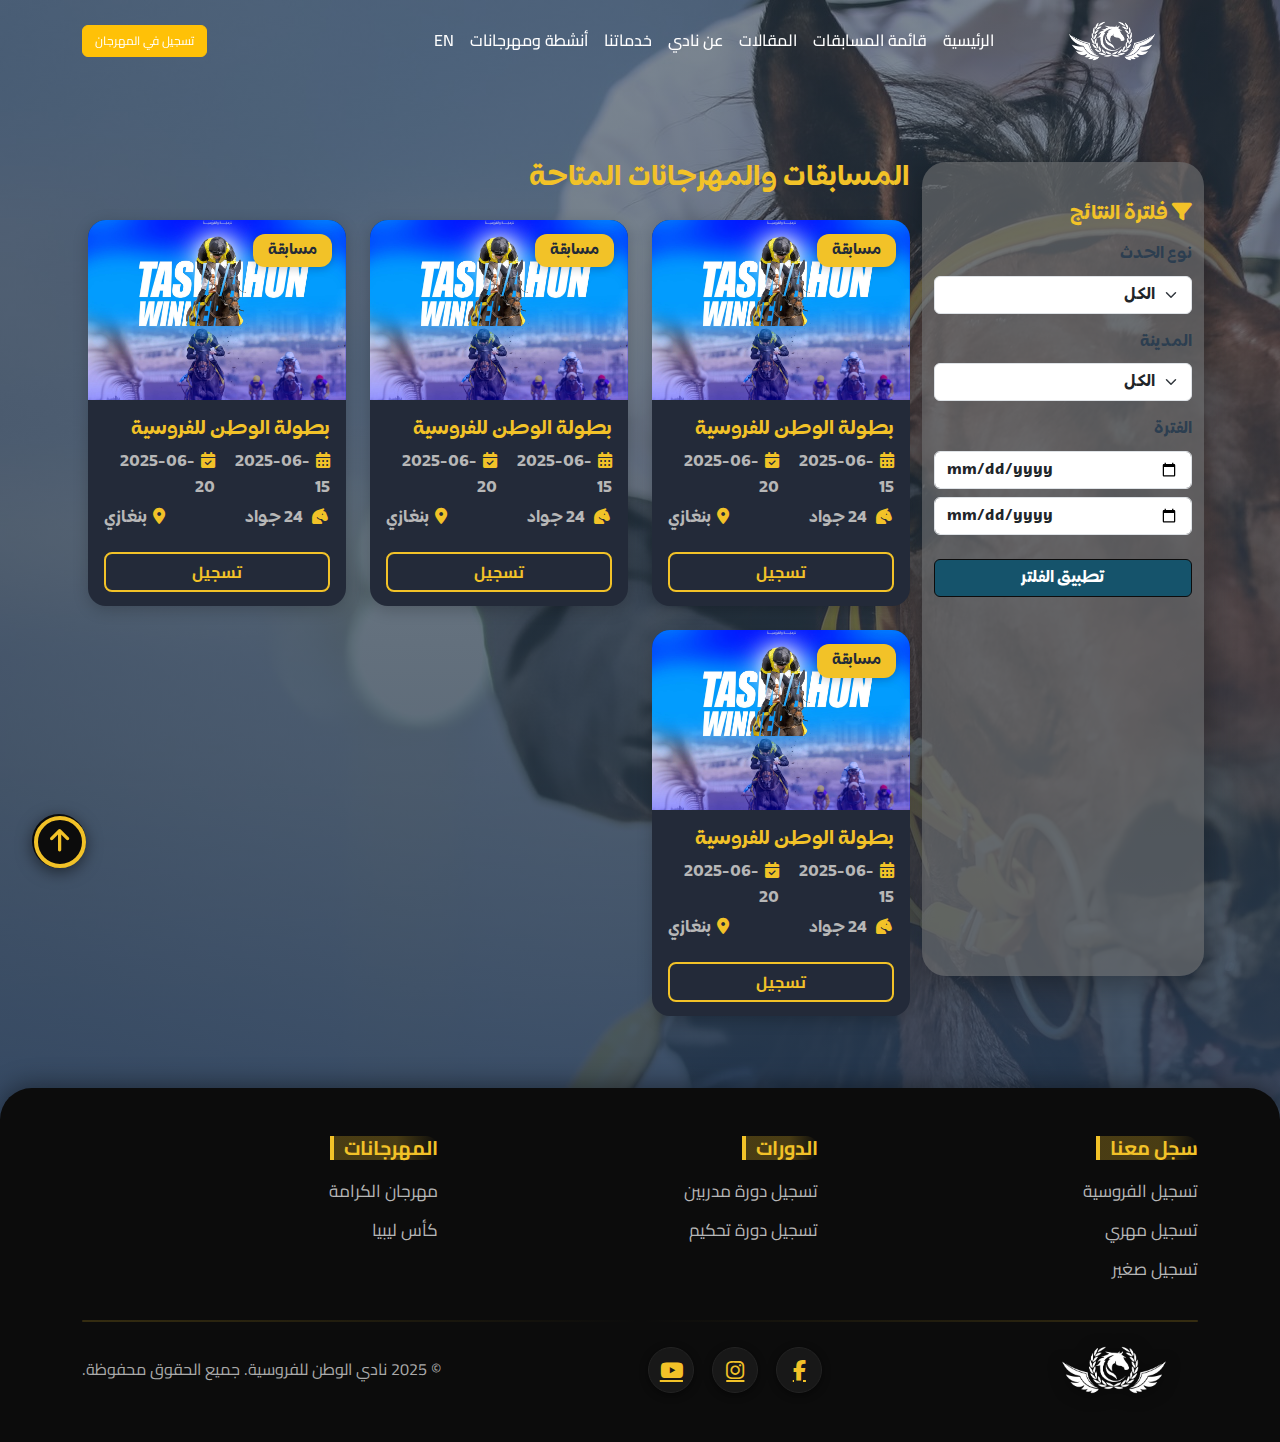
<file: competitionList.html>
<!DOCTYPE html>
<html lang="ar" dir="rtl">
<head>
  <meta charset="UTF-8">
  <title>قائمة المسابقات والمهرجانات</title>
  <!-- Bootstrap CSS -->
  <link rel="stylesheet" href="https://cdn.jsdelivr.net/npm/bootstrap@5.3.0/dist/css/bootstrap.min.css">
  <!-- <link rel="stylesheet" href="https://cdn.jsdelivr.net/npm/bootstrap@5.3.3/dist/css/bootstrap.rtl.min.css"
    integrity="sha384-dpuaG1suU0eT09tx5plTaGMLBsfDLzUCCUXOY2j/LSvXYuG6Bqs43ALlhIqAJVRb" crossorigin="anonymous"> -->

  <!-- Font Awesome -->
  <link rel="stylesheet" href="https://cdnjs.cloudflare.com/ajax/libs/font-awesome/6.4.0/css/all.min.css">

  <!-- خط Cairo من Google Fonts -->
  <link href="https://fonts.googleapis.com/css2?family=Cairo:wght@300;400;700&display=swap" rel="stylesheet">

  <!-- مكتبة Animate.css -->
  <link rel="stylesheet" href="https://cdnjs.cloudflare.com/ajax/libs/animate.css/4.1.1/animate.min.css">

  <!-- ملف CSS الرئيسي -->
  <link rel="stylesheet" href="css/style.css">
  <style>
    body { font-family: 'Cairo', sans-serif;    background: linear-gradient(rgba(44 62 80 / 58%), rgba(44, 62, 80, 0.9)), url('images/img5.jpg');
}
main.container {
 
  padding: 40px 18px 32px 18px;
  margin-bottom: 40px;
}

.competition-card-pro {
  background: #232a39;
  border-radius: 18px;
  box-shadow: 0 4px 16px #0003;
  overflow: hidden;
  display: flex;
  flex-direction: column;
  transition: box-shadow 0.2s, transform 0.18s;
  border: none;
  position: relative;
  min-height: 380px;
}
.competition-card-pro:hover {
  box-shadow: 0 8px 32px #0007;
  transform: translateY(-6px) scale(1.025);
}
.competition-img-wrap {
  width: 100%;
  height: 180px;
  overflow: hidden;
  position: relative;
  background: #181c22;
}
.competition-img-pro {
  width: 100%;
  height: 100%;
  object-fit: cover;
  display: block;
  transition: filter 0.2s;
}
.competition-card-pro:hover .competition-img-pro {
  filter: brightness(1.08) saturate(1.15);
}
.badge-type {
  position: absolute;
  top: 14px;
  right: 14px;
  background: #f2c228;
  color: #232a39;
  font-size: 0.93rem;
  font-weight: bold;
  padding: 5px 15px;
  border-radius: 12px;
  box-shadow: 0 2px 8px #0003;
  z-index: 2;
}
.competition-card-body {
  padding: 18px 16px 14px 16px;
  flex: 1;
  display: flex;
  flex-direction: column;
  justify-content: flex-end;
}
.competition-title-pro {
  color: #f2c228;
  font-size: 1.18rem;
  font-weight: bold;
  margin-bottom: 10px;
  text-align: right;
}
.competition-info-row {
  display: flex;
  justify-content: space-between;
  color: #b7b7b7;
  font-size: 1.01rem;
  margin-bottom: 4px;
  gap: 8px;
}
.competition-info-row i {
  color: #f2c228;
  margin-inline-end: 3px;
}
.btn-outline-warning {
  border-radius: 8px;
  font-weight: bold;
  font-family: 'Cairo', sans-serif;
  border: 2px solid #f2c228;
  color: #f2c228;
  background: transparent;
  transition: background 0.2s, color 0.2s;
}
.btn-outline-warning:hover {
  background: #f2c228;
  color: #232a39;
  border-color: #f2c228;
}
@media (max-width: 991.98px) {
  main.container {
    padding: 24px 6px 18px 6px;
  }
}
@media (max-width: 768px) {
  .competition-img-wrap {
    height: 140px;
  }
  .competition-card-pro {
    min-height: 0;
  }
}
  </style>
</head>
<body>
  <!-- Navbar (انسخ من index.html) -->
     <nav class="navbar navbar-expand-lg navbar-transparent fixed-top">
            <div class="container">
                <a class="navbar-brand" href="index.html">
                    <img src="images/logo.png" alt="نادي الوطن" height="40">
                </a>
                <button class="navbar-toggler" type="button" data-bs-toggle="collapse" data-bs-target="#navbarNav">
                    <span class="navbar-toggler-icon"></span>
                </button>
                <div class="collapse navbar-collapse" id="navbarNav">
                    <ul class="navbar-nav ms-auto">
                        <li class="nav-item">
                            <a class="nav-link active" href="index.html">الرئيسية</a>
                        </li>
                        <li class="nav-item">
                            <a class="nav-link" href="competitionList.html">قائمة المسابقات</a>
                        </li>
                        <li class="nav-item">
                            <a class="nav-link" href="#articles">المقالات</a>
                        </li>
                        <li class="nav-item">
                            <a class="nav-link" href="#races">عن نادي</a>
                        </li>
                        <li class="nav-item">
                            <a class="nav-link" href="#services">خدماتنا</a>
                        </li>
                        <li class="nav-item">
                            <a class="nav-link" href="#events">أنشطة ومهرجانات</a>
                        </li>
                        <li class="nav-item">
                            <a class="nav-link" href="#" onclick="toggleLanguage()">EN</a>
                        </li>
                    </ul>
                    <div class="nav-icons">
                        <a href="#" class="btn btn-warning text-white me-3" style="font-size: 12px;">
                            تسجيل في المهرجان
                        </a>

                    </div>
                </div>
            </div>
        </nav>

  <main class="container " style="margin-top: 122px;">
    <div class="row g-4">
      <!-- الفلتر على اليمين -->
      <aside class="col-12 col-md-3">
        <div class="filter-card">
          <h5 class="mb-3" style="color:#f2c228;"><i class="fas fa-filter"></i> فلترة النتائج</h5>
          <form>
            <div class="mb-3">
              <label class="form-label">نوع الحدث</label>
              <select class="form-select">
                <option>الكل</option>
                <option>مسابقة</option>
                <option>مهرجان</option>
              </select>
            </div>
            <div class="mb-3">
              <label class="form-label">المدينة</label>
              <select class="form-select">
                <option>الكل</option>
                <option>بنغازي</option>
                <option>طرابلس</option>
                <option>مصراتة</option>
              </select>
            </div>
            <div class="mb-3">
              <label class="form-label">الفترة</label>
              <input type="date" class="form-control mb-2">
              <input type="date" class="form-control">
            </div>
            <button type="submit" class="btn btn-primary w-100 mt-2">تطبيق الفلتر</button>
          </form>
        </div>
      </aside>
      <!-- قائمة المسابقات والمهرجانات -->
      <section class="col-12 col-md-9">
        <h3 class="mb-4" style="color:#f2c228;">المسابقات والمهرجانات المتاحة</h3>
      <div class="row g-4">
       <div class="col-12 col-md-6 col-lg-4">
         <div class="competition-card-pro">
           <div class="competition-img-wrap">
             <img src="images/competition/competition-3.jpg" alt="صورة المسابقة" class="competition-img-pro">
             <span class="badge-type">مسابقة</span>
           </div>
           <div class="competition-card-body">
             <h4 class="competition-title-pro">بطولة الوطن للفروسية</h4>
             <div class="competition-info-row">
               <span><i class="fa fa-calendar-alt"></i> 2025-06-15</span>
               <span><i class="fa fa-calendar-check"></i> 2025-06-20</span>
             </div>
             <div class="competition-info-row">
               <span><i class="fas fa-horse-head"></i> 24 جواد</span>
               <span><i class="fa fa-map-marker-alt"></i> بنغازي</span>
             </div>
             <a href="#" class="btn btn-outline-warning w-100 mt-3">تسجيل</a>
           </div>
         </div>
       </div>
       <div class="col-12 col-md-6 col-lg-4">
        <div class="competition-card-pro">
          <div class="competition-img-wrap">
            <img src="images/competition/competition-3.jpg" alt="صورة المسابقة" class="competition-img-pro">
            <span class="badge-type">مسابقة</span>
          </div>
          <div class="competition-card-body">
            <h4 class="competition-title-pro">بطولة الوطن للفروسية</h4>
            <div class="competition-info-row">
              <span><i class="fa fa-calendar-alt"></i> 2025-06-15</span>
              <span><i class="fa fa-calendar-check"></i> 2025-06-20</span>
            </div>
            <div class="competition-info-row">
              <span><i class="fas fa-horse-head"></i> 24 جواد</span>
              <span><i class="fa fa-map-marker-alt"></i> بنغازي</span>
            </div>
            <a href="#" class="btn btn-outline-warning w-100 mt-3">تسجيل</a>
          </div>
        </div>
      </div>
      <div class="col-12 col-md-6 col-lg-4">
        <div class="competition-card-pro">
          <div class="competition-img-wrap">
            <img src="images/competition/competition-3.jpg" alt="صورة المسابقة" class="competition-img-pro">
            <span class="badge-type">مسابقة</span>
          </div>
          <div class="competition-card-body">
            <h4 class="competition-title-pro">بطولة الوطن للفروسية</h4>
            <div class="competition-info-row">
              <span><i class="fa fa-calendar-alt"></i> 2025-06-15</span>
              <span><i class="fa fa-calendar-check"></i> 2025-06-20</span>
            </div>
            <div class="competition-info-row">
              <span><i class="fas fa-horse-head"></i> 24 جواد</span>
              <span><i class="fa fa-map-marker-alt"></i> بنغازي</span>
            </div>
            <a href="#" class="btn btn-outline-warning w-100 mt-3">تسجيل</a>
          </div>
        </div>
      </div>
      <div class="col-12 col-md-6 col-lg-4">
        <div class="competition-card-pro">
          <div class="competition-img-wrap">
            <img src="images/competition/competition-3.jpg" alt="صورة المسابقة" class="competition-img-pro">
            <span class="badge-type">مسابقة</span>
          </div>
          <div class="competition-card-body">
            <h4 class="competition-title-pro">بطولة الوطن للفروسية</h4>
            <div class="competition-info-row">
              <span><i class="fa fa-calendar-alt"></i> 2025-06-15</span>
              <span><i class="fa fa-calendar-check"></i> 2025-06-20</span>
            </div>
            <div class="competition-info-row">
              <span><i class="fas fa-horse-head"></i> 24 جواد</span>
              <span><i class="fa fa-map-marker-alt"></i> بنغازي</span>
            </div>
            <a href="#" class="btn btn-outline-warning w-100 mt-3">تسجيل</a>
          </div>
        </div>
      </div>
      </div>
      </section>
    </div>
  </main>

  <!-- Footer (انسخ من index.html) -->
  <footer class="footer-modern">
    <div class="container py-5">
      <div class="row g-4 align-items-start">
        <!-- سجل معنا -->
        <div class="col-12 col-md-4">
          <h5 class="footer-heading">سجل معنا</h5>
          <ul class="footer-list">
            <li><a href="#">تسجيل الفروسية</a></li>
            <li><a href="#">تسجيل مهري</a></li>
            <li><a href="#">تسجيل صغير</a></li>
          </ul>
        </div>
        <!-- الدورات -->
        <div class="col-12 col-md-4">
          <h5 class="footer-heading">الدورات</h5>
          <ul class="footer-list">
            <li><a href="#">تسجيل دورة مدربين</a></li>
            <li><a href="#">تسجيل دورة تحكيم</a></li>
          </ul>
        </div>
        <!-- المهرجانات -->
        <div class="col-12 col-md-4">
          <h5 class="footer-heading">المهرجانات</h5>
          <ul class="footer-list">
            <li><a href="#">مهرجان الكرامة</a></li>
            <li><a href="#">كأس ليبيا</a></li>
          </ul>
        </div>
      </div>
      <div class="footer-divider my-4"></div>
      <div class="d-flex flex-column flex-md-row align-items-center justify-content-between gap-3">
        <div class="footer-logo">
          <img src="images/logo.png" alt="نادي الوطن" style="height:48px;filter:drop-shadow(0 2px 8px #0008);">
        </div>
        <div class="footer-social">
          <a href="#" class="footer-social-icon"><i class="fab fa-facebook-f"></i></a>
          <a href="#" class="footer-social-icon"><i class="fab fa-instagram"></i></a>
          <a href="#" class="footer-social-icon"><i class="fab fa-youtube"></i></a>
        </div>
        <div class="footer-copy" style="color:#aaa;">
          &copy; 2025 نادي الوطن للفروسية. جميع الحقوق محفوظة.
        </div>
      </div>
    </div>
  </footer>
   
<button id="scrollToTopBtn" title="إلى الأعلى" class="scroll-progress-btn">
 <svg class="progress-ring" width="56" height="56">
   <circle class="progress-ring__circle" stroke="#f2c228" stroke-width="4" fill="transparent" r="24" cx="28" cy="28"/>
 </svg>
 <i class="fas fa-arrow-up"></i>
</button>

  <!-- Scripts -->
  <script src="https://cdn.jsdelivr.net/npm/bootstrap@5.3.0/dist/js/bootstrap.bundle.min.js"></script>
  <script src="js/main.js"></script>
</body>
</html>
</file>
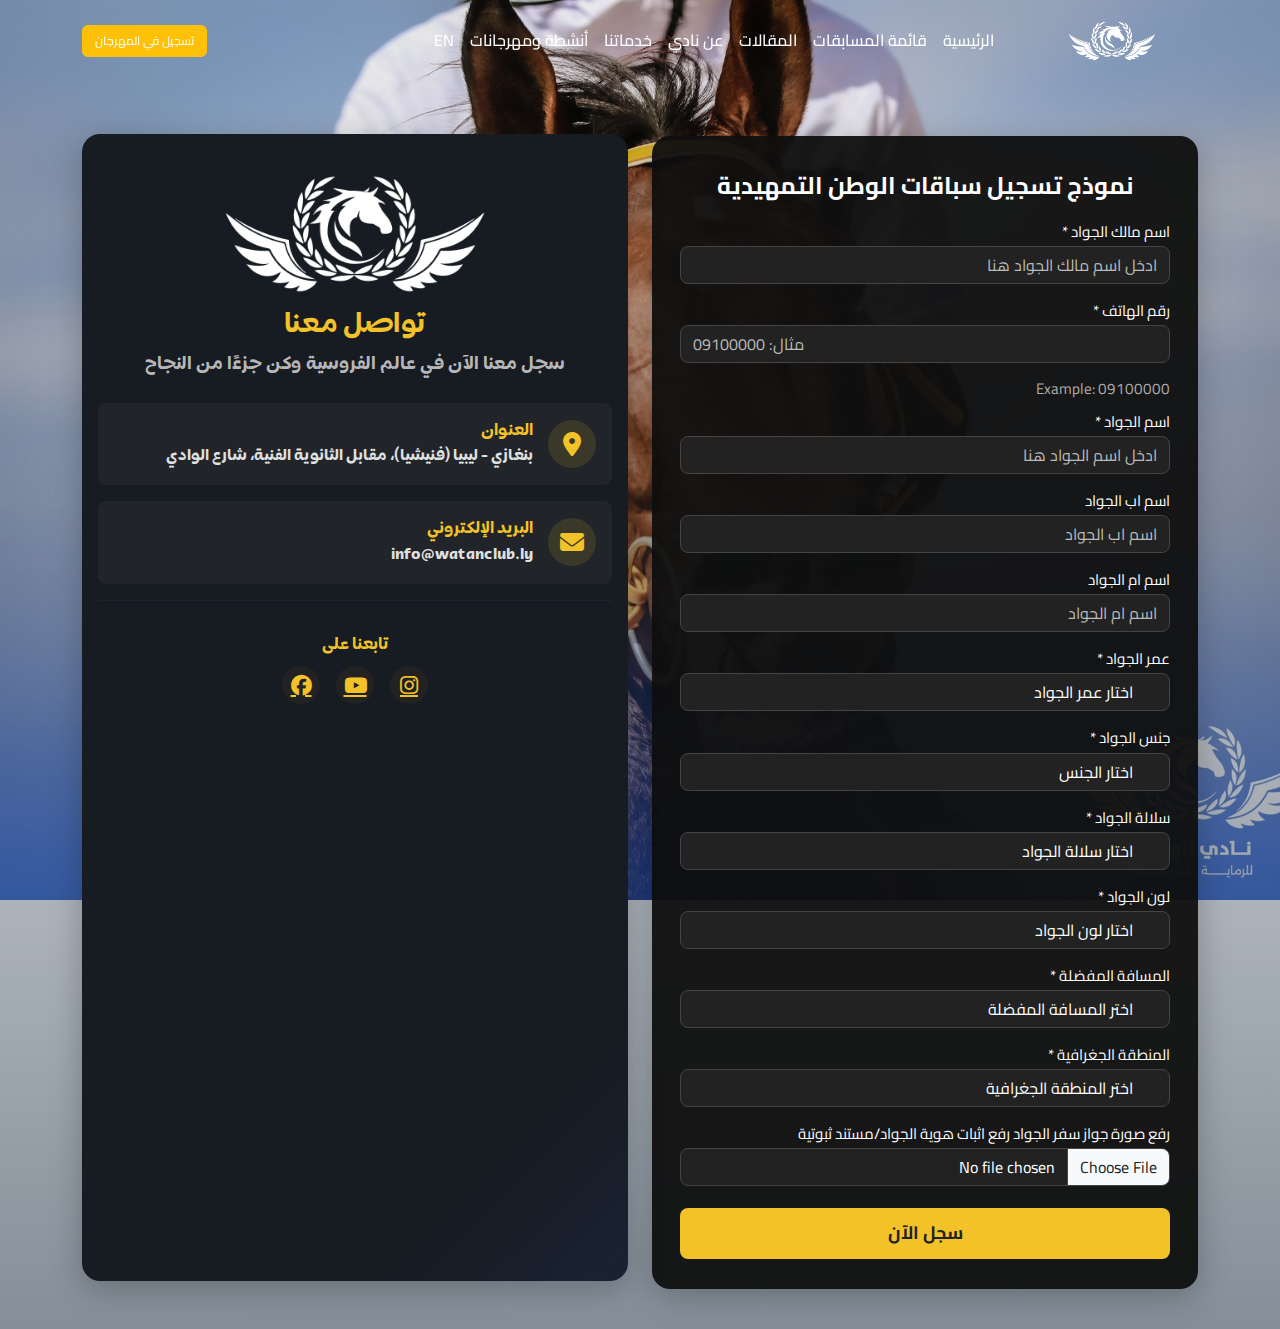
<file: registration.html>
<!DOCTYPE html>
<html lang="ar" dir="rtl">

<head>
    <meta charset="UTF-8">
    <title>نموذج تسجيل سباقات الوطن التمهيدية</title>
    <meta name="viewport" content="width=device-width, initial-scale=1">
    <!-- Bootstrap CSS -->
    <link rel="stylesheet" href="https://cdn.jsdelivr.net/npm/bootstrap@5.3.0/dist/css/bootstrap.min.css">
    <!-- <link rel="stylesheet" href="https://cdn.jsdelivr.net/npm/bootstrap@5.3.3/dist/css/bootstrap.rtl.min.css"
      integrity="sha384-dpuaG1suU0eT09tx5plTaGMLBsfDLzUCCUXOY2j/LSvXYuG6Bqs43ALlhIqAJVRb" crossorigin="anonymous"> -->

    <!-- Font Awesome -->
    <link rel="stylesheet" href="https://cdnjs.cloudflare.com/ajax/libs/font-awesome/6.4.0/css/all.min.css">

    <!-- خط Cairo من Google Fonts -->
    <link href="https://fonts.googleapis.com/css2?family=Cairo:wght@300;400;700&display=swap" rel="stylesheet">

    <!-- مكتبة Animate.css -->
    <link rel="stylesheet" href="https://cdnjs.cloudflare.com/ajax/libs/animate.css/4.1.1/animate.min.css">

    <!-- ملف CSS الرئيسي -->
    <link rel="stylesheet" href="css/style.css">
    <style>
        body {
            background: linear-gradient(rgb(44 62 80 / 0%), rgb(44 62 80 / 58%)), url(images/img5.jpg) center / cover no-repeat fixed;
            min-height: 100vh;
        }

        .registration-container {
            background: rgba(15, 15, 15, 0.95);
            border-radius: 18px;
            max-width: 630px;
            margin: 40px auto;
            padding: 36px 28px 30px 28px;
            box-shadow: 0 8px 32px rgba(0, 0, 0, 0.25);
            color: #fff;
        }

        .registration-container h2 {
            color: #ffffff;
            font-size: 1.5rem;
            font-weight: bold;
            text-align: center;
            margin-bottom: 18px;
            font-family: 'Cairo', sans-serif;
        }

        form {
            font-family: 'Cairo', sans-serif;
        }

        .form-label {
            color: #ffffff;
            font-size: 0.94rem;
            margin-bottom: 2px;
            font-family: 'Cairo', sans-serif;
        }

        .form-control,
        .form-select {
            background: #222;
            color: #fff;
            border-radius: 8px;
            border: 1px solid #444;
            margin-bottom: 14px;

        }

        .form-control::placeholder {
            color: #bbb;
            opacity: 1;
        }

        .form-text {
            color: #aaa;
            font-size: 0.95rem;
            margin-bottom: 8px;
        }

        .btn-primary {
            background: #f2c228;
            color: #222;
            border: none;
            border-radius: 8px;
            font-weight: bold;
            padding: 12px 0;
            font-size: 1.12rem;
        }

        .btn-primary:hover {
            background: #ffe066;
            color: #111;
        }

        .custom-file-label {
            color: #f2c228;
        }
    </style>
    <style>
        .contact-card a:hover {
            background: #f2c228 !important;
            color: #222 !important;
            text-decoration: none;
        }
    </style>
</head>

<body>
    <nav class="navbar navbar-expand-lg navbar-transparent fixed-top">
        <div class="container">
            <a class="navbar-brand" href="index.html">
                <img src="images/logo.png" alt="نادي الوطن" height="40">
            </a>
            <button class="navbar-toggler" type="button" data-bs-toggle="collapse" data-bs-target="#navbarNav">
                <span class="navbar-toggler-icon"></span>
            </button>
            <div class="collapse navbar-collapse" id="navbarNav">
                <ul class="navbar-nav ms-auto">
                    <li class="nav-item">
                        <a class="nav-link active" href="index.html">الرئيسية</a>
                    </li>
                    <li class="nav-item">
                        <a class="nav-link" href="competitionList.html">قائمة المسابقات</a>
                    </li>
                    <li class="nav-item">
                        <a class="nav-link" href="#articles">المقالات</a>
                    </li>
                    <li class="nav-item">
                        <a class="nav-link" href="#races">عن نادي</a>
                    </li>
                    <li class="nav-item">
                        <a class="nav-link" href="#services">خدماتنا</a>
                    </li>
                    <li class="nav-item">
                        <a class="nav-link" href="#events">أنشطة ومهرجانات</a>
                    </li>
                    <li class="nav-item">
                        <a class="nav-link" href="#" onclick="toggleLanguage()">EN</a>
                    </li>
                </ul>
                <div class="nav-icons">
                    <a href="#" class="btn btn-warning text-white me-3" style="font-size: 12px;">
                        تسجيل في المهرجان
                    </a>

                </div>
            </div>
        </div>
    </nav>
    <main class="container mt-5">
        <div class="row">
            <div class="col-md-6 mt-5">
                <div class="registration-container">
                    <h2>نموذج تسجيل سباقات الوطن التمهيدية</h2>
                    <form>
                        <!-- اسم مالك الجواد -->
                        <label class="form-label" for="ownerName">اسم مالك الجواد *</label>
                        <input type="text" class="form-control" id="ownerName" placeholder="ادخل اسم مالك الجواد هنا"
                            required>
                        <!-- رقم الهاتف -->
                        <label class="form-label" for="ownerPhone">رقم الهاتف *</label>
                        <input type="tel" class="form-control" id="ownerPhone" placeholder="مثال: 09100000" required>
                        <div class="form-text">Example: 09100000</div>
                        <!-- اسم الجواد -->
                        <label class="form-label" for="horseName">اسم الجواد *</label>
                        <input type="text" class="form-control" id="horseName" placeholder="ادخل اسم الجواد هنا"
                            required>
                        <!-- اسم اب الجواد -->
                        <label class="form-label" for="horseFather">اسم اب الجواد</label>
                        <input type="text" class="form-control" id="horseFather" placeholder="اسم اب الجواد">
                        <!-- اسم ام الجواد -->
                        <label class="form-label" for="horseMother">اسم ام الجواد</label>
                        <input type="text" class="form-control" id="horseMother" placeholder="اسم ام الجواد">
                        <!-- عمر الجواد -->
                        <label class="form-label" for="horseAge">عمر الجواد *</label>
                        <select class="form-select" id="horseAge" required>
                            <option value="">اختار عمر الجواد</option>
                            <option>سنة</option>
                            <option>سنتان</option>
                            <option>ثلاث سنوات</option>
                            <option>أربع سنوات</option>
                            <option>أكثر من أربع سنوات</option>
                        </select>
                        <!-- جنس الجواد -->
                        <label class="form-label" for="horseGender">جنس الجواد *</label>
                        <select class="form-select" id="horseGender" required>
                            <option value="">اختار الجنس</option>
                            <option>ذكر</option>
                            <option>أنثى</option>
                        </select>
                        <!-- سلالة الجواد -->
                        <label class="form-label" for="horseBreed">سلالة الجواد *</label>
                        <select class="form-select" id="horseBreed" required>
                            <option value="">اختار سلالة الجواد</option>
                            <option>عربي أصيل</option>
                            <option>مهجن</option>
                            <option>محلي</option>
                        </select>
                        <!-- لون الجواد -->
                        <label class="form-label" for="horseColor">لون الجواد *</label>
                        <select class="form-select" id="horseColor" required>
                            <option value="">اختار لون الجواد</option>
                            <option>أبيض</option>
                            <option>أسود</option>
                            <option>أشقر</option>
                            <option>أحمر</option>
                            <option>رمادي</option>
                            <option>بني</option>
                        </select>
                        <!-- المسافة المفضلة -->
                        <label class="form-label" for="preferredDistance">المسافة المفضلة *</label>
                        <select class="form-select" id="preferredDistance" required>
                            <option value="">اختر المسافة المفضلة</option>
                            <option>1000 متر</option>
                            <option>1200 متر</option>
                            <option>1400 متر</option>
                            <option>1600 متر</option>
                            <option>1800 متر</option>
                            <option>2000 متر</option>
                        </select>
                        <!-- المنطقة الجغرافية -->
                        <label class="form-label" for="region">المنطقة الجغرافية *</label>
                        <select class="form-select" id="region" required>
                            <option value="">اختر المنطقة الجغرافية</option>
                            <option>بنغازي</option>
                            <option>طرابلس</option>
                            <option>مصراتة</option>
                            <option>سبها</option>
                            <option>البيضاء</option>
                            <option>زليتن</option>
                            <option>مناطق أخرى</option>
                        </select>
                        <!-- رفع اثبات هوية الجواد -->
                        <label class="form-label" for="horseIdFile"> رفع صورة جواز سفر الجواد رفع اثبات هوية
                            الجواد/مستند ثبوتية</label>
                        <input type="file" class="form-control" id="horseIdFile" accept="image/*,.pdf">

                        <!-- زر التسجيل -->
                        <button type="submit" class="btn btn-primary w-100 mt-2">سجل الآن</button>
                    </form>
                </div>
            </div>
            <div class="col-md-6 mb-5 d-flex align-items-stretch" style="margin-top: 86px;">
                <div class="contact-card w-100 h-100 d-flex flex-column justify-content-between p-4"
                    style="background: linear-gradient(135deg, #171b22 85%, #1a2233 100%); border-radius: 18px; box-shadow: 0 8px 32px rgba(0,0,0,0.25);">
                    <!-- Header -->
                    <div>
                        <div class="mb-3 mt-3 text-center">
                            <img src="images/logo.png" alt="نادي الوطن" style="height:120px;">
                        </div>
                        <h2 class="text-center mb-2"
                            style="color:#f2c228; font-weight:bold; font-size:1.7rem; letter-spacing:1px;">تواصل معنا
                        </h2>
                        <p class="text-center mb-4" style="color:#b7b7b7; font-size:1.1rem;">سجل معنا الآن في عالم
                            الفروسية وكن جزءًا من النجاح</p>
                        <!-- Contact Info -->
                        <div class="row g-3 mb-4">
                            <div class="col-12 d-flex align-items-center bg-dark rounded-3 p-3" style="gap:15px;">
                                <span class="d-flex align-items-center justify-content-center rounded-circle"
                                    style="background:#f2c22820; width:48px; height:48px;">
                                    <i class="fas fa-map-marker-alt" style="color:#f2c228; font-size:1.5rem;"></i>
                                </span>
                                <div>
                                    <div style="color:#f2c228; font-weight:600;">العنوان</div>
                                    <div style="color:#e0e0e0; font-size:0.97rem;">بنغازي - ليبيا (فنيشيا)، مقابل
                                        الثانوية الفنية، شارع الوادي</div>
                                </div>
                            </div>
                            <div class="col-12 d-flex align-items-center bg-dark rounded-3 p-3" style="gap:15px;">
                                <span class="d-flex align-items-center justify-content-center rounded-circle"
                                    style="background:#f2c22820; width:48px; height:48px;">
                                    <i class="fas fa-envelope" style="color:#f2c228; font-size:1.5rem;"></i>
                                </span>
                                <div>
                                    <div style="color:#f2c228; font-weight:600;">البريد الإلكتروني</div>
                                    <div style="color:#e0e0e0; font-size:0.97rem;">info@watanclub.ly</div>
                                </div>
                            </div>
                            <hr>
                            <div class="col-12 ">
                                <div class="text-center mt-auto">
                                    <div class="mb-2" style="color:#f2c228; font-weight:600;">تابعنا على</div>
                                    <div class="d-flex justify-content-center gap-3 mb-2">
                                        <a href="#"
                                            class="d-flex align-items-center justify-content-center rounded-circle"
                                            style="background:#222; width:38px; height:38px; color:#f2c228; font-size:1.3rem; transition:background .2s;">
                                            <i class="fab fa-instagram"></i>
                                        </a>
                                        <a href="#"
                                            class="d-flex align-items-center justify-content-center rounded-circle"
                                            style="background:#222; width:38px; height:38px; color:#f2c228; font-size:1.3rem; transition:background .2s;">
                                            <i class="fab fa-youtube"></i>
                                        </a>
                                        <a href="#"
                                            class="d-flex align-items-center justify-content-center rounded-circle"
                                            style="background:#222; width:38px; height:38px; color:#f2c228; font-size:1.3rem; transition:background .2s;">
                                            <i class="fab fa-facebook"></i>
                                        </a>
                                    </div>
                                </div>
                            </div>
                        </div>
                    </div>
                </div>
            </div>
        </div>
    </main>

</body>

</html>
</file>
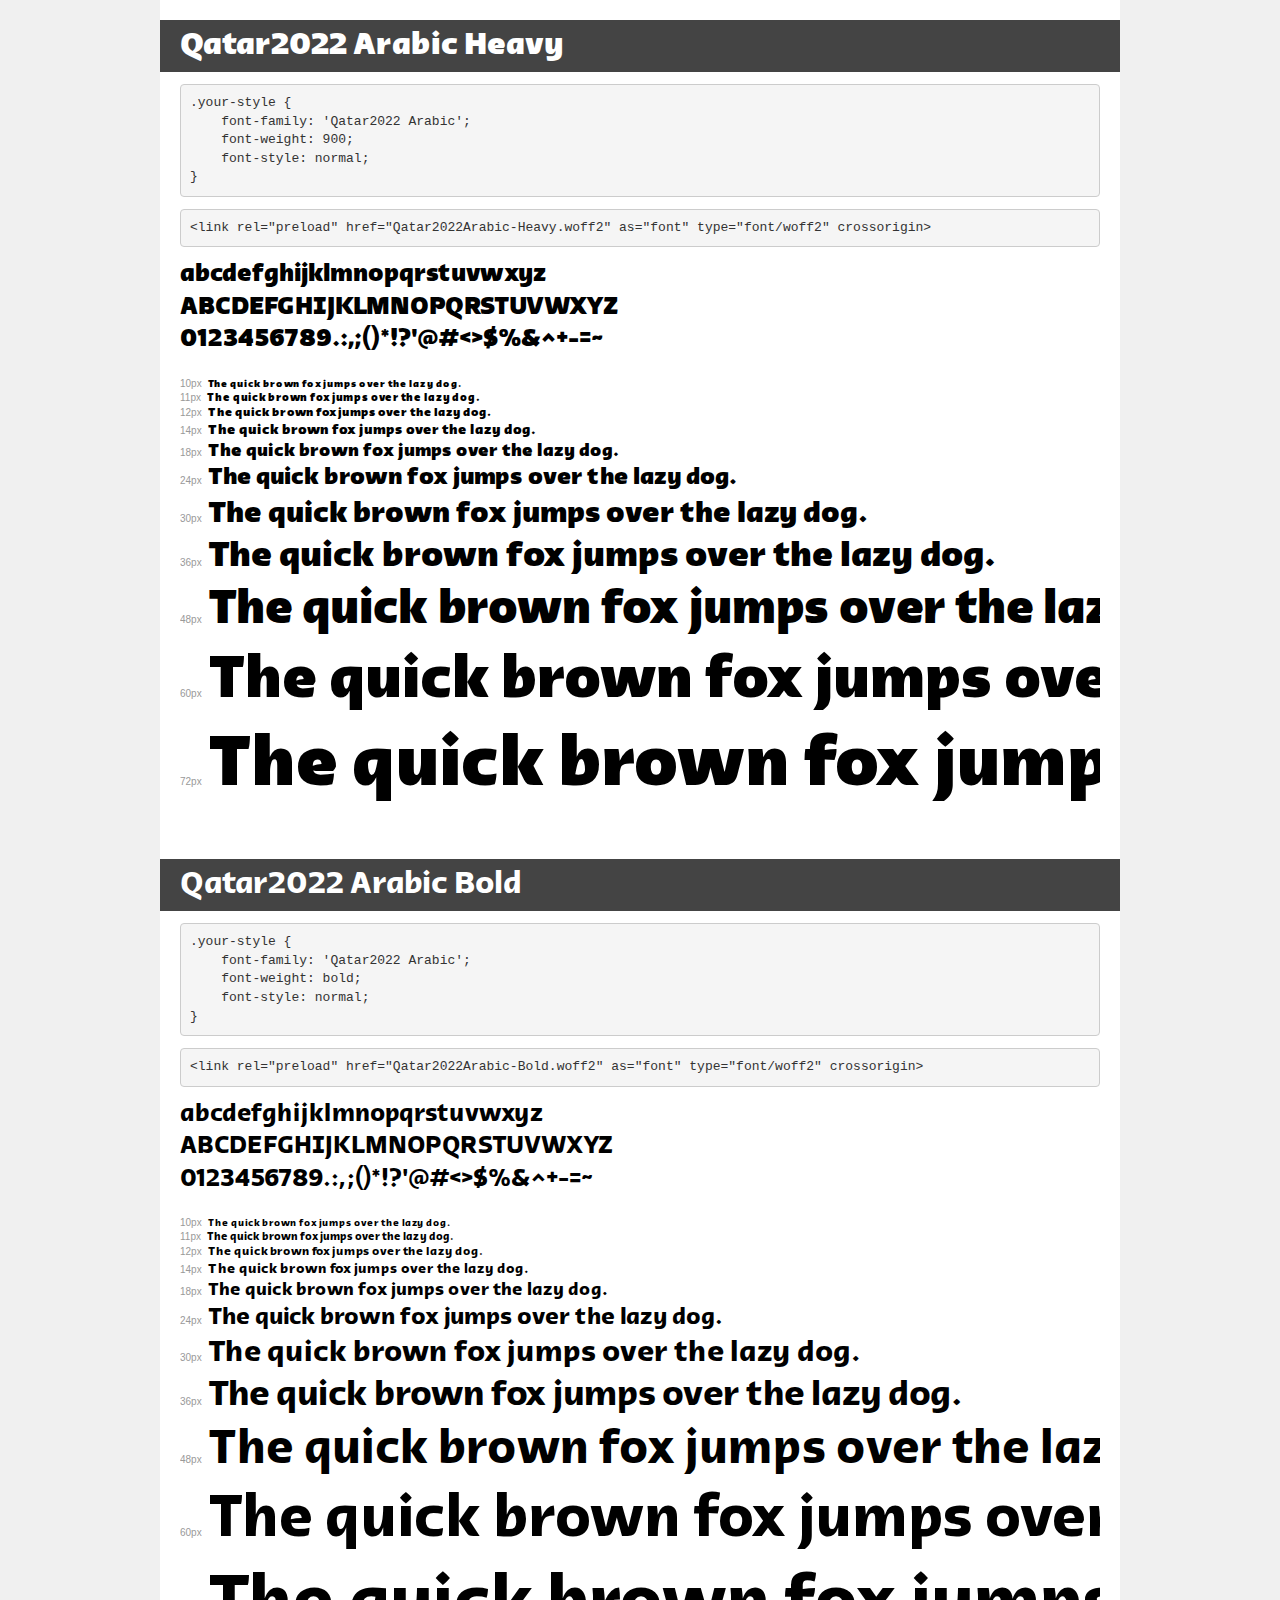
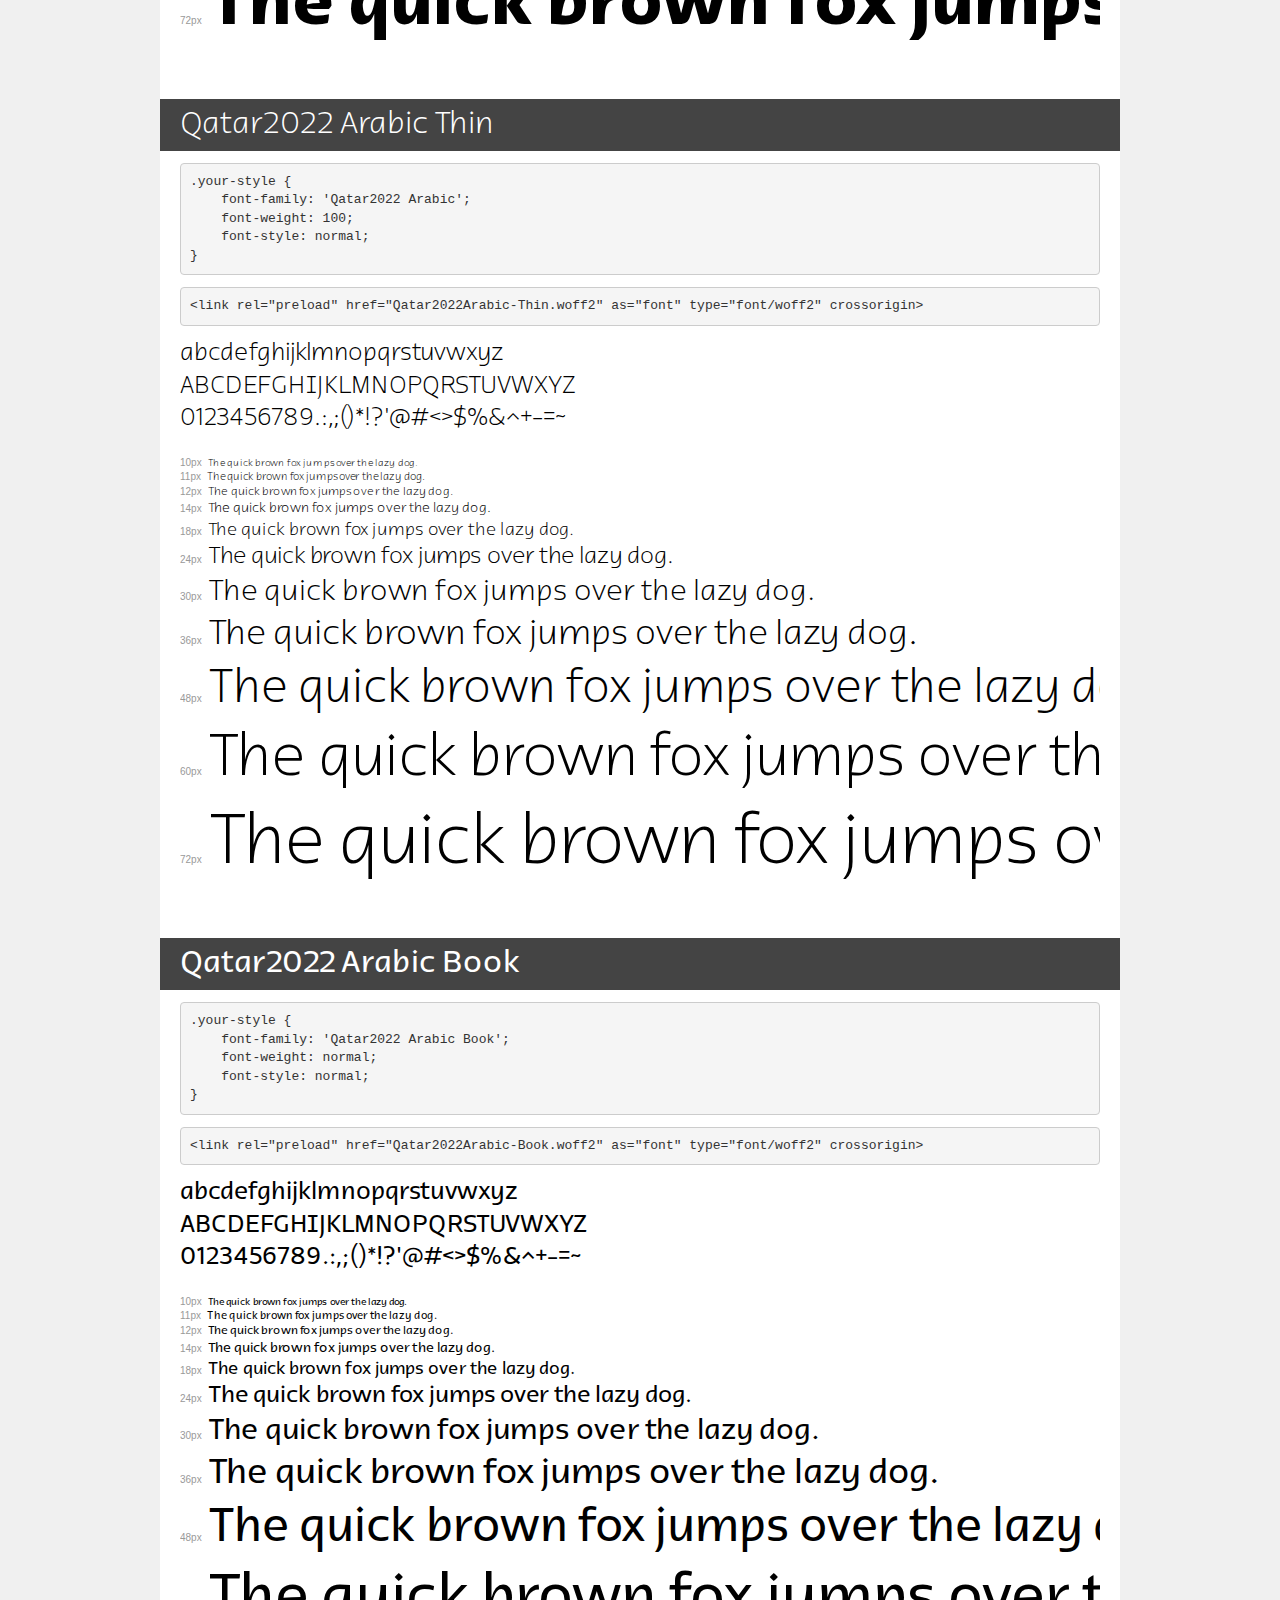
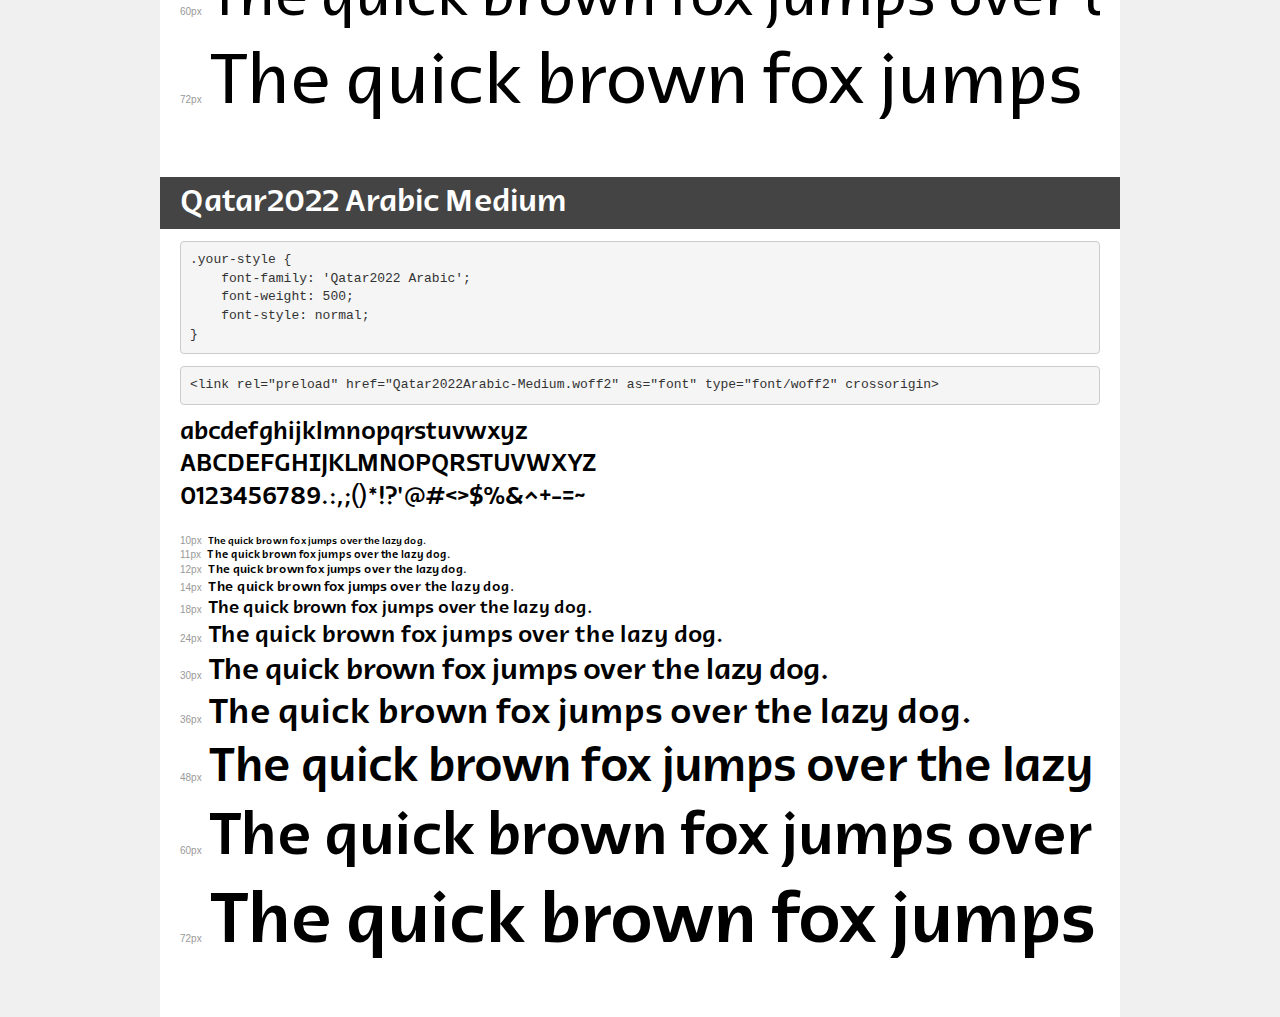
<file: font/demo.html>
<!DOCTYPE html>
<html lang="en">
<head>
    <meta charset="utf-8">
    <meta http-equiv="X-UA-Compatible" content="IE=edge">
    <meta name="viewport" content="width=device-width, initial-scale=1">
    <meta name="robots" content="noindex, noarchive">
    <meta name="format-detection" content="telephone=no">
    <title>Transfonter demo</title>
    <link href="stylesheet.css" rel="stylesheet">
    <style>
        /*
        http://meyerweb.com/eric/tools/css/reset/
        v2.0 | 20110126
        License: none (public domain)
        */
        html, body, div, span, applet, object, iframe,
        h1, h2, h3, h4, h5, h6, p, blockquote, pre,
        a, abbr, acronym, address, big, cite, code,
        del, dfn, em, img, ins, kbd, q, s, samp,
        small, strike, strong, sub, sup, tt, var,
        b, u, i, center,
        dl, dt, dd, ol, ul, li,
        fieldset, form, label, legend,
        table, caption, tbody, tfoot, thead, tr, th, td,
        article, aside, canvas, details, embed,
        figure, figcaption, footer, header, hgroup,
        menu, nav, output, ruby, section, summary,
        time, mark, audio, video {
            margin: 0;
            padding: 0;
            border: 0;
            font-size: 100%;
            font: inherit;
            vertical-align: baseline;
        }
        /* HTML5 display-role reset for older browsers */
        article, aside, details, figcaption, figure,
        footer, header, hgroup, menu, nav, section {
            display: block;
        }
        body {
            line-height: 1;
        }
        ol, ul {
            list-style: none;
        }
        blockquote, q {
            quotes: none;
        }
        blockquote:before, blockquote:after,
        q:before, q:after {
            content: '';
            content: none;
        }
        table {
            border-collapse: collapse;
            border-spacing: 0;
        }
        /* demo styles */
        body {
            background: #f0f0f0;
            color: #000;
        }
        .page {
            background: #fff;
            width: 920px;
            margin: 0 auto;
            padding: 20px 20px 0 20px;
            overflow: hidden;
        }
        .font-container {
            overflow-x: auto;
            overflow-y: hidden;
            margin-bottom: 40px;
            line-height: 1.3;
            white-space: nowrap;
            padding-bottom: 5px;
        }
        h1 {
            position: relative;
            background: #444;
            font-size: 32px;
            color: #fff;
            padding: 10px 20px;
            margin: 0 -20px 12px -20px;
        }
        .letters {
            font-size: 25px;
            margin-bottom: 20px;
        }
        .s10:before {
            content: '10px';
        }
        .s11:before {
            content: '11px';
        }
        .s12:before {
            content: '12px';
        }
        .s14:before {
            content: '14px';
        }
        .s18:before {
            content: '18px';
        }
        .s24:before {
            content: '24px';
        }
        .s30:before {
            content: '30px';
        }
        .s36:before {
            content: '36px';
        }
        .s48:before {
            content: '48px';
        }
        .s60:before {
            content: '60px';
        }
        .s72:before {
            content: '72px';
        }
        .s10:before, .s11:before, .s12:before, .s14:before,
        .s18:before, .s24:before, .s30:before, .s36:before,
        .s48:before, .s60:before, .s72:before {
            font-family: Arial, sans-serif;
            font-size: 10px;
            font-weight: normal;
            font-style: normal;
            color: #999;
            padding-right: 6px;
        }
        pre {
            display: block;
            padding: 9px;
            margin: 0 0 12px;
            font-family: Monaco, Menlo, Consolas, "Courier New", monospace;
            font-size: 13px;
            line-height: 1.428571429;
            color: #333;
            font-weight: normal;
            font-style: normal;
            background-color: #f5f5f5;
            border: 1px solid #ccc;
            overflow-x: auto;
            border-radius: 4px;
        }
        /* responsive */
        @media (max-width: 959px) {
            .page {
                width: auto;
                margin: 0;
            }
        }
    </style>
</head>
<body>
<div class="page">
    <div class="demo">
        <h1 style="font-family: 'Qatar2022 Arabic'; font-weight: 900; font-style: normal;">Qatar2022 Arabic Heavy</h1>
        <pre title="Usage">.your-style {
    font-family: 'Qatar2022 Arabic';
    font-weight: 900;
    font-style: normal;
}</pre>
        <pre title="Preload (optional)">
&lt;link rel=&quot;preload&quot; href=&quot;Qatar2022Arabic-Heavy.woff2&quot; as=&quot;font&quot; type=&quot;font/woff2&quot; crossorigin&gt;</pre>
        <div class="font-container" style="font-family: 'Qatar2022 Arabic'; font-weight: 900; font-style: normal;">
            <p class="letters">
                abcdefghijklmnopqrstuvwxyz<br>
ABCDEFGHIJKLMNOPQRSTUVWXYZ<br>
                0123456789.:,;()*!?'@#&lt;&gt;$%&^+-=~
            </p>
            <p class="s10" style="font-size: 10px;">The quick brown fox jumps over the lazy dog.</p>
            <p class="s11" style="font-size: 11px;">The quick brown fox jumps over the lazy dog.</p>
            <p class="s12" style="font-size: 12px;">The quick brown fox jumps over the lazy dog.</p>
            <p class="s14" style="font-size: 14px;">The quick brown fox jumps over the lazy dog.</p>
            <p class="s18" style="font-size: 18px;">The quick brown fox jumps over the lazy dog.</p>
            <p class="s24" style="font-size: 24px;">The quick brown fox jumps over the lazy dog.</p>
            <p class="s30" style="font-size: 30px;">The quick brown fox jumps over the lazy dog.</p>
            <p class="s36" style="font-size: 36px;">The quick brown fox jumps over the lazy dog.</p>
            <p class="s48" style="font-size: 48px;">The quick brown fox jumps over the lazy dog.</p>
            <p class="s60" style="font-size: 60px;">The quick brown fox jumps over the lazy dog.</p>
            <p class="s72" style="font-size: 72px;">The quick brown fox jumps over the lazy dog.</p>
        </div>
    </div>

    <div class="demo">
        <h1 style="font-family: 'Qatar2022 Arabic'; font-weight: bold; font-style: normal;">Qatar2022 Arabic Bold</h1>
        <pre title="Usage">.your-style {
    font-family: 'Qatar2022 Arabic';
    font-weight: bold;
    font-style: normal;
}</pre>
        <pre title="Preload (optional)">
&lt;link rel=&quot;preload&quot; href=&quot;Qatar2022Arabic-Bold.woff2&quot; as=&quot;font&quot; type=&quot;font/woff2&quot; crossorigin&gt;</pre>
        <div class="font-container" style="font-family: 'Qatar2022 Arabic'; font-weight: bold; font-style: normal;">
            <p class="letters">
                abcdefghijklmnopqrstuvwxyz<br>
ABCDEFGHIJKLMNOPQRSTUVWXYZ<br>
                0123456789.:,;()*!?'@#&lt;&gt;$%&^+-=~
            </p>
            <p class="s10" style="font-size: 10px;">The quick brown fox jumps over the lazy dog.</p>
            <p class="s11" style="font-size: 11px;">The quick brown fox jumps over the lazy dog.</p>
            <p class="s12" style="font-size: 12px;">The quick brown fox jumps over the lazy dog.</p>
            <p class="s14" style="font-size: 14px;">The quick brown fox jumps over the lazy dog.</p>
            <p class="s18" style="font-size: 18px;">The quick brown fox jumps over the lazy dog.</p>
            <p class="s24" style="font-size: 24px;">The quick brown fox jumps over the lazy dog.</p>
            <p class="s30" style="font-size: 30px;">The quick brown fox jumps over the lazy dog.</p>
            <p class="s36" style="font-size: 36px;">The quick brown fox jumps over the lazy dog.</p>
            <p class="s48" style="font-size: 48px;">The quick brown fox jumps over the lazy dog.</p>
            <p class="s60" style="font-size: 60px;">The quick brown fox jumps over the lazy dog.</p>
            <p class="s72" style="font-size: 72px;">The quick brown fox jumps over the lazy dog.</p>
        </div>
    </div>

    <div class="demo">
        <h1 style="font-family: 'Qatar2022 Arabic'; font-weight: 100; font-style: normal;">Qatar2022 Arabic Thin</h1>
        <pre title="Usage">.your-style {
    font-family: 'Qatar2022 Arabic';
    font-weight: 100;
    font-style: normal;
}</pre>
        <pre title="Preload (optional)">
&lt;link rel=&quot;preload&quot; href=&quot;Qatar2022Arabic-Thin.woff2&quot; as=&quot;font&quot; type=&quot;font/woff2&quot; crossorigin&gt;</pre>
        <div class="font-container" style="font-family: 'Qatar2022 Arabic'; font-weight: 100; font-style: normal;">
            <p class="letters">
                abcdefghijklmnopqrstuvwxyz<br>
ABCDEFGHIJKLMNOPQRSTUVWXYZ<br>
                0123456789.:,;()*!?'@#&lt;&gt;$%&^+-=~
            </p>
            <p class="s10" style="font-size: 10px;">The quick brown fox jumps over the lazy dog.</p>
            <p class="s11" style="font-size: 11px;">The quick brown fox jumps over the lazy dog.</p>
            <p class="s12" style="font-size: 12px;">The quick brown fox jumps over the lazy dog.</p>
            <p class="s14" style="font-size: 14px;">The quick brown fox jumps over the lazy dog.</p>
            <p class="s18" style="font-size: 18px;">The quick brown fox jumps over the lazy dog.</p>
            <p class="s24" style="font-size: 24px;">The quick brown fox jumps over the lazy dog.</p>
            <p class="s30" style="font-size: 30px;">The quick brown fox jumps over the lazy dog.</p>
            <p class="s36" style="font-size: 36px;">The quick brown fox jumps over the lazy dog.</p>
            <p class="s48" style="font-size: 48px;">The quick brown fox jumps over the lazy dog.</p>
            <p class="s60" style="font-size: 60px;">The quick brown fox jumps over the lazy dog.</p>
            <p class="s72" style="font-size: 72px;">The quick brown fox jumps over the lazy dog.</p>
        </div>
    </div>

    <div class="demo">
        <h1 style="font-family: 'Qatar2022 Arabic Book'; font-weight: normal; font-style: normal;">Qatar2022 Arabic Book</h1>
        <pre title="Usage">.your-style {
    font-family: 'Qatar2022 Arabic Book';
    font-weight: normal;
    font-style: normal;
}</pre>
        <pre title="Preload (optional)">
&lt;link rel=&quot;preload&quot; href=&quot;Qatar2022Arabic-Book.woff2&quot; as=&quot;font&quot; type=&quot;font/woff2&quot; crossorigin&gt;</pre>
        <div class="font-container" style="font-family: 'Qatar2022 Arabic Book'; font-weight: normal; font-style: normal;">
            <p class="letters">
                abcdefghijklmnopqrstuvwxyz<br>
ABCDEFGHIJKLMNOPQRSTUVWXYZ<br>
                0123456789.:,;()*!?'@#&lt;&gt;$%&^+-=~
            </p>
            <p class="s10" style="font-size: 10px;">The quick brown fox jumps over the lazy dog.</p>
            <p class="s11" style="font-size: 11px;">The quick brown fox jumps over the lazy dog.</p>
            <p class="s12" style="font-size: 12px;">The quick brown fox jumps over the lazy dog.</p>
            <p class="s14" style="font-size: 14px;">The quick brown fox jumps over the lazy dog.</p>
            <p class="s18" style="font-size: 18px;">The quick brown fox jumps over the lazy dog.</p>
            <p class="s24" style="font-size: 24px;">The quick brown fox jumps over the lazy dog.</p>
            <p class="s30" style="font-size: 30px;">The quick brown fox jumps over the lazy dog.</p>
            <p class="s36" style="font-size: 36px;">The quick brown fox jumps over the lazy dog.</p>
            <p class="s48" style="font-size: 48px;">The quick brown fox jumps over the lazy dog.</p>
            <p class="s60" style="font-size: 60px;">The quick brown fox jumps over the lazy dog.</p>
            <p class="s72" style="font-size: 72px;">The quick brown fox jumps over the lazy dog.</p>
        </div>
    </div>

    <div class="demo">
        <h1 style="font-family: 'Qatar2022 Arabic'; font-weight: 500; font-style: normal;">Qatar2022 Arabic Medium</h1>
        <pre title="Usage">.your-style {
    font-family: 'Qatar2022 Arabic';
    font-weight: 500;
    font-style: normal;
}</pre>
        <pre title="Preload (optional)">
&lt;link rel=&quot;preload&quot; href=&quot;Qatar2022Arabic-Medium.woff2&quot; as=&quot;font&quot; type=&quot;font/woff2&quot; crossorigin&gt;</pre>
        <div class="font-container" style="font-family: 'Qatar2022 Arabic'; font-weight: 500; font-style: normal;">
            <p class="letters">
                abcdefghijklmnopqrstuvwxyz<br>
ABCDEFGHIJKLMNOPQRSTUVWXYZ<br>
                0123456789.:,;()*!?'@#&lt;&gt;$%&^+-=~
            </p>
            <p class="s10" style="font-size: 10px;">The quick brown fox jumps over the lazy dog.</p>
            <p class="s11" style="font-size: 11px;">The quick brown fox jumps over the lazy dog.</p>
            <p class="s12" style="font-size: 12px;">The quick brown fox jumps over the lazy dog.</p>
            <p class="s14" style="font-size: 14px;">The quick brown fox jumps over the lazy dog.</p>
            <p class="s18" style="font-size: 18px;">The quick brown fox jumps over the lazy dog.</p>
            <p class="s24" style="font-size: 24px;">The quick brown fox jumps over the lazy dog.</p>
            <p class="s30" style="font-size: 30px;">The quick brown fox jumps over the lazy dog.</p>
            <p class="s36" style="font-size: 36px;">The quick brown fox jumps over the lazy dog.</p>
            <p class="s48" style="font-size: 48px;">The quick brown fox jumps over the lazy dog.</p>
            <p class="s60" style="font-size: 60px;">The quick brown fox jumps over the lazy dog.</p>
            <p class="s72" style="font-size: 72px;">The quick brown fox jumps over the lazy dog.</p>
        </div>
    </div>

</div>
</body>
</html>
</file>
<file: css/style.css>
/* Variables */
:root {
    --primary-color: #0C0C0C;
    --secondary-color: #15536B;
    --accent-color: #e74c3c;
    --text-color: #2c3e50;
    --light-bg: #f8f9fa;
}

@font-face {
  font-family: 'Qatar2022Arabic';
  src: url('../font/Qatar2022Arabic-Bold.woff2') format('woff2'),
       url('../font/Qatar2022Arabic-Bold.woff') format('woff');
  font-weight: normal;
  font-style: normal;
}
/* كرر @font-face لكل وزن... */

body {
    font-family: 'Qatar2022Arabic', 'Cairo', Arial, sans-serif !important;
}
/* Global Styles */
body {
    /* font-family: 'Cairo', sans-serif; */
    color: var(--text-color);
    line-height: 1.6;
    scroll-behavior: smooth;
}

/* Navigation Styles */
.nav-hero-container {
    position: relative;
    z-index: 1000;
    background: rgba(44, 62, 80, 0.95);
}

.navbar {
    padding: 1rem 0;
    transition: all 0.3s ease;
    background: transparent !important;
    font-family: 'Cairo', sans-serif;
}

.navbar.scrolled {
    /* background: rgba(44, 62, 80, 0.95) !important; */
    background: var(--primary-color) !important;

    box-shadow: 0 2px 4px rgba(0,0,0,0.1);
}

.navbar-brand img {
    height: 40px;
    transition: height 0.3s ease;
}

.navbar.scrolled .navbar-brand img {
    height: 30px;
}

.nav-link {
    color: white !important;
    font-weight: 500;
    transition: color 0.3s ease;
}

.nav-link:hover {
    color: var(--secondary-color) !important;
}

.nav-icons i {
    font-size: 1.5rem;
    transition: color 0.3s ease;
}

.nav-icons i:hover {
    color: var(--secondary-color);
}

/* Hero Section */
.hero-section {
    background: linear-gradient(rgba(44 62 80 / 58%), rgba(44, 62, 80, 0.9)), url('../images/hero-bg.jpg');
    background-size: cover;
    background-position: center;
    min-height: 100vh;
    display: flex;
    align-items: center;
    position: relative;
    z-index: 1;
}

.slow-flip {
    animation-duration: 1.5s;
    /* السرعة - كل حركة تستغرق 3 ثواني */
    animation-iteration-count: infinite;
    /* تكرار بدون توقف */
    animation-delay: 1s;
    /* (اختياري) تأخير بسيط بين كل دورة */
}

/* Responsive Design */
@media (max-width: 768px) {
    .navbar-brand img {
        height: 30px;
    }
    
    .hero-section .row {
        flex-direction: column-reverse;
    }

    .nav-icons {
        display: none;
    }
}


/* Button Styles */
.btn {
    transition: all 0.3s ease;
}

.btn-primary {
    background-color: var(--secondary-color);
    border-color: var(--primary-color);
}

.btn-primary:hover {
    background-color: var(--accent-color);
    border-color: var(--accent-color);
}

.btn-outline-light {
    border-color: white;
    color: white;
}

.btn-outline-light:hover {
    background-color: rgba(255, 255, 255, 0.1);
    color: white;
}

/* Responsive Button Styles */
@media (max-width: 768px) {
    .d-flex {
        flex-direction: column;
    }
    .me-2 {
        margin-bottom: 0.5rem !important;
    }
}


/* About Section Styles */
.about-section {
    padding: 5rem 0;
}

.about-section h2 {
    font-size: 2.5rem;
    margin-bottom: 3rem;
    text-align: center;
}

.about-section .card {
    border: none;
    border-radius: 10px;
    box-shadow: 0 5px 15px rgba(0, 0, 0, 0.1);
    transition: transform 0.3s ease;
}

.about-section .card:hover {
    transform: translateY(-5px);
}

.about-section .card i {
    font-size: 2.5rem;
    margin-bottom: 1rem;
}

.about-section .stats {
    text-align: center;
    padding: 2rem;
}

.about-section .stats h3 {
    font-size: 2.5rem;
    margin-bottom: 0.5rem;
}

.about-section .stats p {
    margin-bottom: 0;
    color: #666;
}

/* Responsive Design */
@media (max-width: 768px) {
    .about-section {
        padding: 3rem 0;
    }
    
    .about-section h2 {
        font-size: 2rem;
    }
    
    .about-section .row {
        flex-direction: column;
    }
    
    .about-section .col-md-4 {
        margin-bottom: 2rem;
    }
}

/* Image Container */
.image-container {
    position: relative;
    overflow: hidden;
    border-radius: 10px;
}

.image-container img {
    transition: transform 0.5s ease;
}

.image-container:hover img {
    transform: scale(1.1);
}

.image-overlay {
    position: absolute;
    bottom: 0;
    left: 0;
    right: 0;
    background: rgba(0, 0, 0, 0.7);
    color: white;
    padding: 1rem;
    opacity: 0;
    transform: translateY(100%);
    transition: all 0.5s ease;
}

.image-container:hover .image-overlay {
    opacity: 1;
    transform: translateY(0);
}

/* Stats Container */
.stats-container {
    display: flex;
    justify-content: space-between;
    margin-top: 3rem;
}

.stat-item {
    text-align: center;
    opacity: 0;
    transform: translateY(20px);
    transition: all 0.5s ease;
}

.stat-item.visible {
    opacity: 1;
    transform: translateY(0);
}

.stat-icon {
    font-size: 2.5rem;
    color: var(--primary-color);
    margin-bottom: 1rem;
}

.stat-number {
    font-size: 2.5rem;
    font-weight: bold;
    color: var(--primary-color);
    margin-bottom: 0.5rem;
}

.stat-label {
    color: #666;
}

/* Responsive Design */
@media (max-width: 768px) {
    .stats-container {
        flex-direction: column;
        gap: 2rem;
    }
}




.about-modern-section {
    position: relative;
    min-height: 388px;
    /* background: var(--primary-color); */
    background: linear-gradient(rgb(12 12 12),  hsl(196.74deg 67.19% 25.1%));
    overflow: hidden;
    padding: 0;
}

.about-modern-bg {
    /* background: url('../images/1\ \(4\).jpg') center center/cover no-repeat; */
    /* background: linear-gradient(rgba(44 62 80 / 58%), rgba(44, 62, 80, 0.37)), url('../images/1\ \(1\).jpg') center center/cover; */
    opacity: 0.7;
    position: absolute;
    inset: 0;
    z-index: 1;
}

.about-modern-container {
    position: relative;
    z-index: 2;
    display: flex;
    align-items: center;
    justify-content: center;
    min-height: 400px;
    gap: 40px;
}

.about-modern-image {
    box-shadow: 0 8px 32px rgba(0,0,0,0.3);
    border-radius: 8px;
    overflow: hidden;
    background: #fff;
    transform: translate(-40px, 40px);
    max-width: 350px;
    min-width: 250px;
}

.about-modern-image img {
    display: block;
    width: 100%;
    height: auto;
}

.about-modern-content {
    background: rgba(15, 23, 42, 0.95);
    color: #fff;
    padding: 40px 30px;
    border-radius: 10px;
    box-shadow: 0 4px 24px rgba(0,0,0,0.2);
    max-width: 450px;
    min-width: 250px;
    margin-right: -60px;
    position: relative;
}

.about-modern-label {
    color: #1e90ff;
    font-size: 0.95rem;
    letter-spacing: 1px;
    margin-bottom: 10px;
    display: inline-block;
}

.about-modern-title {
    font-size: 2.2rem;
    font-weight: bold;
    margin-bottom: 18px;
}

.about-modern-desc {
    font-size: 1.1rem;
    margin-bottom: 22px;
    color: #d1d5db;
}

@media (max-width: 900px) {
    .about-modern-container {
        flex-direction: column;
        gap: 0;
        min-height: 400px;
    }
    .about-modern-image,
    .about-modern-content {
        margin: 0;
        min-width: 0;
        max-width: 100%;
        width: 90%;
        transform: none;
    }
    .about-modern-content {
        margin-top: 30px;
        padding: 30px 15px;
    }
}

.about-modern-container {
    gap: 60px; /* زيادة المسافة */
}

.about-modern-container {
    gap: 60px;
}

.about-modern-image-gallery {
    display: flex;
    flex-direction: column;
    align-items: center;
    gap: 18px;
}

.main-image img {
    border-radius: 8px;
    box-shadow: 0 8px 32px rgba(0,0,0,0.3);
    width: 300px;
    height: 240px;
    object-fit: cover;
    transition: transform 0.4s cubic-bezier(.4,2,.6,1);
}

.main-image img:hover {
    transform: scale(1.06) rotate(-1deg);
}

.thumbs {
    display: flex;
    gap: 10px;
}

.thumb {
    width: 55px;
    height: 45px;
    object-fit: cover;
    border-radius: 6px;
    cursor: pointer;
    opacity: 0.7;
    border: 2px solid transparent;
    transition: border 0.2s, opacity 0.2s;
}

.thumb.active, .thumb:hover {
    border: 2px solid var(--primary-color, #1e90ff);
    opacity: 1;
}

.about-modern-content {
    animation: fadeInRight 1s;
}
@keyframes fadeInRight {
    from { opacity: 0; transform: translateX(60px);}
    to { opacity: 1; transform: translateX(0);}
}




.about-cards-slider {
    display: flex;
    gap: 32px;
    overflow-x: auto;
    scroll-behavior: smooth;
    padding: 20px 0;
    scrollbar-width: none;
    -ms-overflow-style: none;
    scroll-snap-type: x mandatory;
    width: 100%;
    padding: 20px 0;
}

.about-cards-slider::-webkit-scrollbar {
    display: none; /* Chrome, Safari */
}

.about-card {
    min-width: 220px;
    max-width: 260px;
    height: 340px;
    background-size: cover;
    background-position: center;
    border-radius: 12px;
    box-shadow: 0 4px 24px rgba(0,0,0,0.15);
    flex: 0 0 auto;
    display: flex;
    align-items: flex-end;
    transition: transform 0.3s, box-shadow 0.3s;
    scroll-snap-align: start;
}

.about-card:hover {
    transform: scale(1.04) translateY(-7px);
    box-shadow: 0 12px 32px rgba(0,0,0,0.22);
}

.about-card-overlay {
    width: 100%;
    padding: 28px 18px 18px 18px;
    background: linear-gradient(0deg, rgba(30,30,40,0.83) 80%, rgba(30,30,40,0.18) 100%);
    color: #fff;
    border-bottom-left-radius: 12px;
    border-bottom-right-radius: 12px;
}

.about-card-overlay h3 {
    font-size: 1.2rem;
    margin-bottom: 10px;
    color: var(#ffffff, #1e90ff);
}

.about-card-overlay p {
    font-size: 1rem;
    color: #f3f3f3;
    margin-bottom: 0;
    font-family: 'Cairo', sans-serif;
}

@media (max-width: 900px) {
    .about-card {
        min-width: 72vw;
        max-width: 80vw;
        height: 220px;
    }
    .about-card-overlay {
        padding: 14px 8px 10px 8px;
    }
}




.about-watan-section {
    background: #fff;
    padding: 60px 0;
}

#about-watan {
    background-color: hsl(196.74deg 67.19% 25.1%);
    position: relative;
    overflow: hidden;
}

#about-watan #particles-js {
    position: absolute;
    top: 0; left: 0;
    width: 100%;
    height: 100%;
    z-index: 0;
    pointer-events: none;
}

#about-watan #particles-js {
    position: absolute;
    top: 0; left: 0;
    width: 100%;
    height: 100%;
    z-index: 0;
    pointer-events: none;
}

.watan-flex {
    display: flex;
    align-items: center;
    justify-content: space-between;
    gap: 40px;
    flex-wrap: wrap;
    position: relative;
    z-index: 1;
}

.watan-text {
    flex: 1 1 350px;
    max-width: 600px;
}

.watan-text h2 {
    font-size: 2.2rem;
    color: #f2c228;
    margin-bottom: 12px;
    font-weight: bold;
}

.watan-underline {
    width: 80px;
    height: 3px;
    background: #f2c228;
    border: none;
    margin-bottom: 24px;
}

.watan-text p {
    font-size: 1.1rem;
    color: #ffffff;
    margin-bottom: 18px;
    font-family: 'Cairo', sans-serif;
}

.watan-text ul {
    list-style: disc inside;
    color: #ffffff;
    font-size: 1rem;
    margin-left: 0;
    padding-left: 0;
    font-family: 'Cairo', sans-serif;
}

.watan-img {
    flex: 1 1 320px;
    max-width: 420px;
    text-align: center;
}

.watan-img img {
    width: 105%;
    max-width: 450px;
    border-radius: 14px;
    box-shadow: 0 4px 24px rgb(255 255 255 / 10%);
}
@media (max-width: 900px) {
    .watan-flex {
        flex-direction: column;
        text-align: center;
    }
    .watan-img, .watan-text { max-width: 100%; }
}


/* ---- particles.js container ---- */
#particles-js {
    position: fixed;
    top: 0; left: 0;
    width: 100vw;
    height: 100vh;
    z-index: -1;
    pointer-events: none; /* حتى لا تعيق النقرات */
}

/* ---- stats.js ---- */
.count-particles {
    background: #000022;
    position: absolute;
    top: 48px;
    left: 0;
    width: 80px;
    color: #13E8E9;
    font-size: .8em;
    text-align: left;
    text-indent: 4px;
    line-height: 14px;
    padding-bottom: 2px;
    font-family: Helvetica, Arial, sans-serif;
    font-weight: bold;
}

.js-count-particles {
    font-size: 1.1em;
}

#stats, .count-particles {
    /* -webkit-user-select: none; */
    margin-top: 5px;
    margin-left: 5px;
}

#stats {
    border-radius: 3px 3px 0 0;
    overflow: hidden;
}

.count-particles {
    border-radius: 0 0 3px 3px;
}






.join-now-section {
    position: relative;
    min-height: 550px;
    padding: 60px 0;
    overflow: hidden;
    display: flex;
    align-items: center;
    justify-content: center;
}

.join-bg {
    position: absolute;
    inset: 0;
    width: 100%;
    height: 100%;
    z-index: 0;
    overflow: hidden;
    background: linear-gradient(rgb(30 34 40 / 0%), rgb(21 83 107)), url("../images/img4.jpg") center center / cover no-repeat;
    background-size: cover;
    background-position: center top;  /* <-- عدّل هنا -->*/
    background-repeat: no-repeat;
    background-attachment: fixed;
    filter: brightness(0.7) blur(0.5px);
}

.join-bg img {
    position: fixed;
    top: 0; left: 0;
    width: 100vw;
    height: 100vh;
    object-fit: cover;
    z-index: 0;
    filter: brightness(0.6) blur(1px);
    pointer-events: none;
}

.join-content {
    position: relative;
    z-index: 1;
    display: flex;
    flex-wrap: wrap;
    align-items: center;
    justify-content: center;
    gap: 40px;
}

/* تكبير الصور وتناسقها */
.join-images {
    position: relative;
    flex: 1 1 420px;
    min-width: 340px;
    max-width: 540px;
    display: flex;
    align-items: center;
    justify-content: center;
}

.join-images .main-img {
    width: 400px;
    height: 726px;
    border-radius: 16px;
    box-shadow: 0 8px 36px rgba(0,0,0,0.22);
    background:  center center/cover;
    position: relative;
    z-index: 2;
    object-fit: cover;
    transition: transform 0.3s cubic-bezier(.4,2,.6,1), box-shadow 0.3s;
}

.join-images .img-top,
.join-images .img-bottom,
.join-images .img-side {
    position: absolute;
    border-radius: 12px;
    box-shadow: 0 6px 24px rgba(0,0,0,0.16);
    z-index: 3;
    object-fit: cover;
    transition: transform 0.3s cubic-bezier(.4,2,.6,1), box-shadow 0.3s;
}

/* مواضع الصور حول الصورة الرئيسية */
.join-images .img-top {
    top: -40px; left: 60px;
    width: 140px; height: 110px;
}
.join-images .img-bottom {
    bottom: -40px; left: 50px;
    width: 150px; height: 110px;
}
.join-images .img-side {
    bottom: 40px; right: -50px;
    width: 120px; height: 180px;
}

/* Animation on hover */
.join-images img:hover {
    transform: scale(1.07) rotate(-2deg);
    box-shadow: 0 12px 40px rgba(242,194,40,0.22), 0 2px 16px rgba(0,0,0,0.18);
    z-index: 5;
}

/* توسيع info وجعل النص أبيض */
.join-info {
    flex: 1 1 420px;
    min-width: 320px;
    max-width: 540px;
    display: flex;
    align-items: center;
    justify-content: center;
}

.join-card {
    background: rgba(10, 10, 10, 0.90);
    color: #fff;
    border-radius: 16px;
    padding: 48px 36px;
    box-shadow: 0 6px 32px rgba(0,0,0,0.18);
    min-width: 320px;
    max-width: 480px;
    text-align: right;
    font-size: 1.18rem;
}


.join-card ul,
.join-card li,
.join-card a,
.join-card hr {
    color: #fff !important;
    font-family: 'Cairo', sans-serif;
}

.join-card ul {
    color: #f2c228 !important;
    font-size: 1.08rem;
}

.join-card .btn {
    background: #f2c228;
    color: #222 !important;
    border: none;
    border-radius: 6px;
    padding: 12px 24px;
    font-weight: bold;
    font-size: 1.1rem;
    transition: background 0.2s;
    font-family: 'Cairo', sans-serif;
}
.join-card .btn:hover {
    background: #ffe066;
    color: #111 !important;
}

@media (max-width: 900px) {
    .join-content { flex-direction: column; }
    .join-images, .join-info { max-width: 100%; }
    .join-images { justify-content: center; }
}




.competitions-section {
    background: linear-gradient(hsl(196.74deg 67.19% 25.1%), rgb(12 12 12));
    padding: 50px 0;
}

.competitions-slider {
    display: flex;
    gap: 32px;
    overflow-x: auto;
    scroll-behavior: smooth;
    padding: 32px 0;
}

.competition-card {
    min-width: 300px;
    max-width: 320px;
    height: 360px;
    background-size: cover;
    background-position: center;
    border-radius: 18px;
    box-shadow: 0 8px 32px rgba(0,0,0,0.18);
    position: relative;
    overflow: hidden;
    display: flex;
    align-items: flex-end;
    transition: transform 0.25s, box-shadow 0.25s;
    border: none;
}

.competition-card:hover {
    transform: translateY(-12px) scale(1.04);
    box-shadow: 0 16px 44px rgba(242,194,40,0.18), 0 2px 24px rgba(0,0,0,0.18);
}

.competition-overlay {
    background: linear-gradient(to top, rgba(20,20,20,0.92) 90%, rgba(30,30,30,0.40) 100%);
    padding: 26px 18px 20px 18px;
    border-radius: 0 0 18px 18px;
    width: 100%;
    position: absolute;
    bottom: 0;
    left: 0;
    color: #fff;
    display: flex;
    flex-direction: column;
    align-items: flex-end;
}

.competition-title {
    font-size: 1.2rem;
    color: #f2c228;
    margin-bottom: 8px;
    font-weight: bold;
    text-shadow: 0 2px 8px #000a;
}

.competition-dates {
    font-size: 13px;
    color: #f3f3f3;
    margin-bottom: 10px;
    display: flex;
    flex-direction: row;
    gap: 2px;
    font-family: 'Cairo', sans-serif;
}

.competition-meta {
    font-size: 13px;
    color: #fff;
    margin-bottom: 12px;

}

.competition-register {
    background: #f2c228;
    font-family: 'Cairo', sans-serif;
    color: #222 !important;
    border-radius: 8px;
    padding: 10px 0;
    font-weight: bold;
    font-size: 1.08rem;
    text-align: center;
    width: 100%;
    transition: background 0.2s;
    box-shadow: 0 2px 10px #0002;
}

.competition-register:hover {
    background: #123c4c;
    color: #f8f9fa !important;
}

@media (max-width: 900px) {
    .competitions-slider {
        gap: 18px;
        padding: 18px 0;
    }
    .competition-card {
        min-width: 85vw;
        max-width: 95vw;
        height: 320px;
    }
}





/* .footer2025 {
  background: linear-gradient(120deg, #181c22 80%, #232a39 100%);
  color: #fff;
  border-radius: 32px 32px 0 0;
  box-shadow: 0 -4px 24px #0004;
  font-family: 'Cairo', sans-serif;
  overflow: hidden;
}
.footer-title {
  color: #f2c228;
  font-weight: bold;
  font-size: 1.25rem;
  letter-spacing: 1px;
  margin-bottom: 18px;
  border-right: 4px solid #f2c228;
  padding-right: 10px;
  display: inline-block;
  background: linear-gradient(90deg, #f2c22855 60%, transparent);
  border-radius: 0 12px 12px 0;
}
.footer-links {
  list-style: none;
  padding: 0;
  margin: 0;
}
.footer-links li {
  margin-bottom: 10px;
}
.footer-links a {
  color: #b7b7b7;
  text-decoration: none;
  font-size: 1.07rem;
  transition: color 0.2s, padding-right 0.2s;
  padding-right: 0;
  position: relative;
}
.footer-links a:hover {
  color: #f2c228;
  padding-right: 8px;
  font-weight: bold;
}
.footer-bottom {
  border-top: 1px solid #222c;
  padding-top: 20px;
  margin-top: 30px;
}
.footer-logo img {
  filter: drop-shadow(0 2px 8px #0008);
}
.footer-social {
  display: flex;
  gap: 16px;
}
.footer-social-icon {
  display: flex;
  align-items: center;
  justify-content: center;
  background: #232a39;
  color: #f2c228;
  width: 42px;
  height: 42px;
  border-radius: 50%;
  font-size: 1.25rem;
  transition: background 0.2s, color 0.2s, transform 0.2s;
  box-shadow: 0 2px 8px #0005;
}
.footer-social-icon:hover {
  background: #f2c228;
  color: #232a39;
  transform: translateY(-4px) scale(1.1) rotate(-6deg);
  text-decoration: none;
}
@media (max-width: 767px) {
  .footer2025 {
    border-radius: 18px 18px 0 0;
    font-size: 0.98rem;
    padding-bottom: 30px;
  }
  .footer-bottom {
    flex-direction: column !important;
    gap: 16px;
    text-align: center;
  }
  .footer-title {
    font-size: 1.1rem;
    margin-bottom: 10px;
  }
} */


.footer-modern {
  background: #0c0c0c;
  color: #fff;
  font-family: 'Cairo', sans-serif;
  border-radius: 32px 32px 0 0;
  box-shadow: 0 -4px 24px #0006;
  overflow: hidden;
  letter-spacing: 0.01em;
}
.footer-modern .footer-heading {
  color: #f2c228;
  font-weight: bold;
  font-size: 1.23rem;
  margin-bottom: 18px;
  border-inline-end: 4px solid #f2c228;
  padding-inline-end: 10px;
  background: linear-gradient(90deg, #f2c22844 60%, transparent);
  border-radius: 0 12px 12px 0;
  display: inline-block;
}
.footer-modern .footer-list {
  list-style: none;
  padding: 0;
  margin: 0;
}
.footer-modern .footer-list li {
  margin-bottom: 12px;
}
.footer-modern .footer-list a {
  color: #b7b7b7;
  text-decoration: none;
  font-size: 1.07rem;
  padding-right: 0;
  transition: color 0.2s, padding-right 0.2s;
  position: relative;
}
.footer-modern .footer-list a:hover {
  color: #f2c228;
  padding-right: 8px;
  font-weight: bold;
}
.footer-divider {
  height: 2.5px;
  width: 100%;
  border: none;
  background: linear-gradient(90deg, #f2c228 0%, #fff0 50%, #f2c228 100%);
  opacity: 0.18;
  border-radius: 3px;
}
.footer-modern .footer-logo img {
  filter: drop-shadow(0 2px 8px #0008);
}
.footer-modern .footer-social {
  display: flex;
  gap: 18px;
}
.footer-modern .footer-social-icon {
  display: flex;
  align-items: center;
  justify-content: center;
  background: #181818;
  color: #f2c228;
  width: 46px;
  height: 46px;
  border-radius: 50%;
  font-size: 1.3rem;
  box-shadow: 0 2px 8px #0007;
  transition: background 0.2s, color 0.2s, box-shadow 0.2s, transform 0.2s;
  border: 1.5px solid #232323;
  position: relative;
}
.footer-modern .footer-social-icon:hover {
  background: #f2c228;
  color: #181818;
  box-shadow: 0 0 16px #f2c22888, 0 2px 8px #0007;
  transform: scale(1.13) rotate(-6deg);
  text-decoration: none;
}
.footer-modern .footer-copy {
  font-size: 1.01rem;
  letter-spacing: 0.02em;
}
@media (max-width: 767px) {
  .footer-modern {
    border-radius: 18px 18px 0 0;
    font-size: 0.98rem;
    padding-bottom: 30px;
  }
  .footer-modern .footer-heading {
    font-size: 1.08rem;
    margin-bottom: 10px;
  }
  .footer-divider {
    margin: 18px 0;
  }
  .footer-modern .footer-social {
    justify-content: center;
  }
  .footer-modern .footer-copy {
    text-align: center;
  }
}


#scrollToTopBtn {
  position: fixed;
  display: flex !important; /* بدلاً من none */
  bottom: 32px;
  left: 32px;
  width: 54px;
  height: 54px;
  background: #0c0c0c;
  color: #f2c228;
  border: 3px solid #f2c228;
  border-radius: 50%;
  box-shadow: 0 4px 16px #0008;
  display: none;
  align-items: center;
  justify-content: center;
  font-size: 1.6rem;
  z-index: 9999;
  cursor: pointer;
  transition: background 0.2s, color 0.2s, border 0.2s, transform 0.2s;
}
#scrollToTopBtn:hover {
  background: #f2c228;
  color: #0c0c0c;
  border-color: #0c0c0c;
  transform: scale(1.12) rotate(-8deg);
}
#scrollToTopBtn i {
  pointer-events: none;
}

.scroll-progress-btn {
  position: fixed;
  bottom: 32px;
  left: 32px;
  width: 56px;
  height: 56px;
  z-index: 99999;
  background: #0c0c0c;
  color: #f2c228;
  border: none;
  border-radius: 50%;
  box-shadow: 0 4px 16px #0008;
  display: flex;
  align-items: center;
  justify-content: center;
  font-size: 1.6rem;
  z-index: 9999;
  cursor: pointer;
  transition: background 0.2s, color 0.2s, transform 0.2s;
  outline: none;
}
.scroll-progress-btn:hover {
  background: #f2c228;
  color: #0c0c0c;
  transform: scale(1.12) rotate(-8deg);
}
.scroll-progress-btn .progress-ring {
  position: absolute;
  top: 0; left: 0;
  pointer-events: none;
}
.scroll-progress-btn .progress-ring__circle {
  transition: stroke-dasharray 0.2s linear, stroke-dashoffset 0.2s linear;
  transform: rotate(-90deg);
  transform-origin: 50% 50%;
}
.scroll-progress-btn i {
  position: relative;
  z-index: 1;
  pointer-events: none;
}
.scroll-progress-btn, #scrollToTopBtn {
  border: none !important; /* تأكد من عدم وجود أي بوردر */
}


.competition-card-modern {
  display: flex;
  flex-direction: row;
  align-items: stretch;
  background: linear-gradient(110deg, #22242b 70%, #232a39 100%);
  border-radius: 20px;
  box-shadow: 0 4px 24px #0003;
  overflow: hidden;
  margin-bottom: 28px;
  transition: transform 0.18s, box-shadow 0.18s;
  border: none;
  min-height: 148px;
}
.competition-card-modern:hover {
  transform: translateY(-6px) scale(1.025);
  box-shadow: 0 8px 32px #0005;
}
.card-img-wrap {
    flex: 0 0 180px;
    height: 180px;
    background: #181c22;
    display: flex;
    align-items: center;
    justify-content: center;
    overflow: hidden;
  }
  .competition-img {
    width: 100%;
    height: 100%;
    object-fit: cover;
    border-radius: 0 0 0 20px;
    transition: filter 0.2s;
  }
.competition-card-modern:hover .competition-img {
  filter: brightness(1.12) saturate(1.15);
}
.card-content {
  flex: 1;
  padding: 18px 22px 18px 12px;
  display: flex;
  flex-direction: column;
  justify-content: center;
}
.competition-title {
  color: #f2c228;
  font-size: 1.18rem;
  font-weight: bold;
  margin-bottom: 6px;
}
.competition-dates span {
  color: #b7b7b7;
  font-size: 1.01rem;
  margin-inline-end: 2px;
}
.competition-horses {
  color: #fff;
  font-size: 1.05rem;
}
.competition-horses i {
  color: #f2c228;
  margin-left: 4px;
}
.competition-location {
  color: #8fd3ff;
  font-size: 0.98rem;
  margin-top: 2px;
}
@media (max-width: 768px) {
    .competition-card-modern {
      flex-direction: column;
      min-height: 0;
    }
    .card-img-wrap, .competition-img {
      width: 100%;
      height: 160px;
      border-radius: 20px 20px 0 0;
    }
  }

  main aside{
    border-radius: 24px;
    box-shadow: 0 8px 32px #0005;
    padding: 40px 18px 32px 18px;
    margin-bottom: 40px;
    background: #696a6bab;
    margin-bottom: 40px;
  }


  .vision-mission-cards {
      display: flex;
      flex-direction: row;
      gap: 36px;
      justify-content: center;
      align-items: stretch;
      margin: 40px 0 20px 0;
      flex-wrap: wrap;
  }
  .vision-mission-card {
      background: #f8f9fa26;;
      border-radius: 20px;
      box-shadow: 0 4px 16px #0002;
      padding: 32px 28px 24px 28px;
      display: flex;
      align-items: flex-start;
      gap: 18px;
      min-width: 270px;
      max-width: 420px;
      flex: 1 1 320px;
      margin-bottom: 18px;
  }
  .icon-circle {
      min-width: 56px;
      min-height: 56px;
      max-width: 56px;
      max-height: 56px;
      background: #f2c228;
      color: #232a39;
      border-radius: 50%;
      display: flex;
      align-items: center;
      justify-content: center;
      font-size: 2rem;
      box-shadow: 0 2px 8px #0002;
      margin-left: 10px;
  }
  .vision-mission-title {
      color: #f2c228;
      font-size: 1.3rem;
      font-weight: bold;
      margin-bottom: 10px;
      margin-top: 2px;
  }
  .vision-mission-text {
      color: #fff;
      font-size: 1.06rem;
      margin-bottom: 0;
      line-height: 1.8;
  }
 @media (max-width: 600px) {
   .vision-mission-cards {
     gap: 20px !important;
   }
   .vision-mission-card {
     display: flex;
     flex-direction: column;
     align-items: center;
     text-align: center;
   }
   .vision-mission-card .icon-circle {
     margin-bottom: 12px;
     margin-right: 0 !important;
     margin-left: 0 !important;
     display: flex;
     justify-content: center;
     align-items: center;
   }
   .vision-mission-title {
     margin-bottom: 10px;
     margin-top: 0;
     text-align: center;
     width: 100%;
   }
   .vision-mission-text {
     margin-bottom: 0;
     text-align: center;
     width: 100%;
   }
   .vision-mission-card > div:not(.icon-circle) {
     width: 100%;
     display: flex;
     flex-direction: column;
     align-items: center;
   }
 }


  @media (max-width: 991.98px) {
    #about-watan .row {
      flex-direction: column-reverse !important;
    }
    .watan-text, .join-images {
      margin-bottom: 24px;
    }
  }
  .join-images {
    display: flex;
    align-items: center;
    justify-content: center;
    height: 100%;
  }
  .main-img {
    max-width: 100%;
    height: auto;
    border-radius: 18px;
    box-shadow: 0 4px 18px #0002;
  }


  /* سكشن تعريفي عصري لنادي الوطن */
  .watan-hero-section {
    position: relative;
    background: #181c22;
    overflow: hidden;
    padding: 0;
  }
  .watan-bg-overlay {
    position: absolute;
    inset: 0;
    background: linear-gradient(rgba(30,34,40,0.87),rgba(30,34,40,0.93)), url('../images/main/main-1.jpg') center center/cover no-repeat;
    z-index: 0;
  }
  .watan-hero-section .container {
    position: relative;
    z-index: 1;
    padding-top: 60px;
    padding-bottom: 60px;
  }
  
  /* صورة الخيول */
  .watan-side-image img {
    width: 100%;
    max-width: 540px;
    border-radius: 18px;
    box-shadow: 0 8px 36px rgba(0,0,0,0.22);
    object-fit: cover;
  }
  
  /* المميزات */
  .watan-features {
    margin-top: 0;
  }
  .feature-box {
    background: #f8f9fa26;;
    border-radius: 16px;
    padding: 24px 16px 18px 16px;
    text-align: center;
    color: #fff;
    box-shadow: 0 4px 18px #0002;
    transition: transform 0.2s, box-shadow 0.2s;
    min-height: 180px;
  }
  .feature-box:hover {
    transform: translateY(-6px) scale(1.03);
    box-shadow: 0 8px 32px #0005;
  }
  .feature-icon {
    background: #f2c228;
    color: #232a39;
    width: 52px;
    height: 52px;
    border-radius: 50%;
    display: flex;
    align-items: center;
    justify-content: center;
    font-size: 1.6rem;
    margin: 0 auto 12px auto;
    box-shadow: 0 2px 8px #0002;
  }
  .feature-box h5 {
    color: #f2c228;
    font-size: 1.09rem;
    font-weight: bold;
    margin-bottom: 8px;
  }
  .feature-box p {
    font-size: 0.97rem;
    color: #e5e5e5;
    margin-bottom: 0;
    font-family: 'Cairo';
  }
  
  /* لماذا تختار النادي */
  .why-club-box {
    background: #232a39f2;
    border-radius: 18px;
    box-shadow: 0 4px 18px #0002;
    padding: 28px 22px 22px 22px;
    margin-bottom: 28px;
    color: #fff;
    position: relative;
  }
  .why-icon {
    position: absolute;
    left: 24px;
    top: 24px;
    background: #f2c228;
    color: #232a39;
    border-radius: 50%;
    width: 40px;
    height: 40px;
    display: flex;
    align-items: center;
    justify-content: center;
    font-size: 1.4rem;
    box-shadow: 0 2px 8px #0002;
  }
  .why-club-box h4 {
    color: #f2c228;
    font-weight: bold;
    margin-bottom: 12px;
    padding-left: 56px;
    font-size: 1.15rem;
  }
  .why-club-box p {
    margin-bottom: 0;
    font-size: 1.02rem;
    line-height: 2;
  }
  
  /* رئيس النادي */
  .watan-president-img img {
    width: 100%;
    max-width: 340px;
    border-radius: 16px;
    box-shadow: 0 8px 36px rgba(0,0,0,0.22);
    object-fit: cover;
  }
  .watan-president-text {
    background: #f8f9fa26;
    border-radius: 16px;
    box-shadow: 0 4px 18px #0002;
    padding: 24px 18px 18px 18px;
    color: #fff;
    margin-right: 0;
    
  }
  .watan-president-text h3 {
    color: #f2c228;
    font-size: 1.25rem;
    font-weight: bold;
    margin-bottom: 12px;
  }
  .watan-president-text p {
    font-size: 1.03rem;
    line-height: 2;
    margin-bottom: 0;
    font-family: 'Cairo';
  }
  
  /* ريسبونسف */
  @media (max-width: 991.98px) {
    .watan-hero-section .container {
      padding-top: 32px;
      padding-bottom: 32px;
    }
    .why-club-box {
      margin-top: 32px;
    }
    .watan-president-text {
      margin-top: 24px;
    }
  }
  @media (max-width: 768px) {
    .watan-hero-section .container {
      padding-top: 18px;
      padding-bottom: 18px;
    }
    .feature-box {
      min-height: 120px;
      padding: 16px 6px 12px 6px;
    }
    .watan-president-img img {
      max-width: 90vw;
    }
    .why-club-box h4 {
      font-size: 1rem;
      padding-left: 48px;
    }
    .why-icon {
      left: 14px;
      top: 14px;
      width: 32px;
      height: 32px;
      font-size: 1.1rem;
    }
  }


  .join-section {
    background: #181c22;
    padding: 60px 0 40px 0;
  }
  
  .join-content {
    position: relative;
    z-index: 1;
  }
  
  .join-card {
    background: #232a39e6;
    border-radius: 18px;
    box-shadow: 0 4px 18px #0002;
    padding: 36px 28px 28px 28px;
    color: #fff;
    margin-bottom: 24px;
    text-align: right;
  }
  .join-card h3 {
    color: #f2c228;
    font-size: 1.3rem;
    font-weight: bold;
    margin-bottom: 16px;
  }
  .join-card hr {
    border-top: 2px solid #f2c228;
    width: 60px;
    margin: 0 0 18px 0;
  }
  .join-card ul {
    list-style: none;
    padding: 0;
    margin-bottom: 22px;
  }
  .join-card ul li {
    position: relative;
    padding-right: 28px;
    margin-bottom: 10px;
    font-size: 1.07rem;
  }
  .join-card ul li:before {
    content: "\f058";
    font-family: "Font Awesome 6 Free";
    font-weight: 900;
    color: #f2c228;
    position: absolute;
    right: 0;
    top: 2px;
    font-size: 1.1rem;
  }
  .join-card .btn-primary {
    background: #f2c228;
    border: none;
    color: #232a39;
    font-weight: bold;
    border-radius: 10px;
    padding: 10px 26px;
    font-size: 1.08rem;
    transition: background 0.2s, color 0.2s;
  }
  .join-card .btn-primary:hover {
    background: #fff2c2;
    color: #232a39;
  }
  
  /* صور العضوية */
  .join-images {
    position: relative;
    width: 100%;
    min-height: 340px;
    display: flex;
    align-items: center;
    justify-content: center;
  }
  .join-images .main-img {
    width: 340px;
    height: 420px;
    border-radius: 16px;
    box-shadow: 0 8px 36px rgba(0,0,0,0.22);
    object-fit: cover;
    position: relative;
    z-index: 2;
    background: center center/cover;
    transition: transform 0.3s cubic-bezier(.4,2,.6,1), box-shadow 0.3s;
  }
  .join-images .img-top,
  .join-images .img-bottom,
  .join-images .img-side {
    position: absolute;
    border-radius: 12px;
    box-shadow: 0 6px 24px rgba(0,0,0,0.16);
    z-index: 3;
    object-fit: cover;
    transition: transform 0.3s cubic-bezier(.4,2,.6,1), box-shadow 0.3s;
  }
  .join-images .img-top {
    width: 110px;
    height: 80px;
    right: 0;
    top: -30px;
  }

  @media (max-width: 767.98px) {
    .nav-hero-container .row {
      flex-direction: column-reverse !important;
      align-items: center !important;
      text-align: center;
    }
    .nav-hero-container .col-md-6 {
      display: flex;
      flex-direction: column;
      align-items: center;
      justify-content: center;
      width: 100%;
    }
    .nav-hero-container h1,
    .nav-hero-container p,
    .nav-hero-container .d-flex {
      text-align: center;
      justify-content: center !important;
      width: 100%;
    }
    .nav-hero-container .d-flex {
      flex-direction: column;
      gap: 12px;
    }
    .nav-hero-container .btn {
      width: 100%;
      margin: 0 !important;
    }
    .nav-hero-container img {
      margin-bottom: 18px;
      max-width: 400px;
    }
  }
</file>
<file: font/stylesheet.css>
@font-face {
    font-family: 'Qatar2022 Arabic';
    src: url('Qatar2022Arabic-Heavy.eot');
    src: local('Qatar2022 Arabic Heavy'), local('Qatar2022Arabic-Heavy'),
        url('Qatar2022Arabic-Heavy.eot?#iefix') format('embedded-opentype'),
        url('Qatar2022Arabic-Heavy.woff2') format('woff2'),
        url('Qatar2022Arabic-Heavy.woff') format('woff'),
        url('Qatar2022Arabic-Heavy.ttf') format('truetype');
    font-weight: 900;
    font-style: normal;
    font-display: swap;
}

@font-face {
    font-family: 'Qatar2022 Arabic';
    src: url('Qatar2022Arabic-Bold.eot');
    src: local('Qatar2022 Arabic Bold'), local('Qatar2022Arabic-Bold'),
        url('Qatar2022Arabic-Bold.eot?#iefix') format('embedded-opentype'),
        url('Qatar2022Arabic-Bold.woff2') format('woff2'),
        url('Qatar2022Arabic-Bold.woff') format('woff'),
        url('Qatar2022Arabic-Bold.ttf') format('truetype');
    font-weight: bold;
    font-style: normal;
    font-display: swap;
}

@font-face {
    font-family: 'Qatar2022 Arabic';
    src: url('Qatar2022Arabic-Thin.eot');
    src: local('Qatar2022 Arabic Thin'), local('Qatar2022Arabic-Thin'),
        url('Qatar2022Arabic-Thin.eot?#iefix') format('embedded-opentype'),
        url('Qatar2022Arabic-Thin.woff2') format('woff2'),
        url('Qatar2022Arabic-Thin.woff') format('woff'),
        url('Qatar2022Arabic-Thin.ttf') format('truetype');
    font-weight: 100;
    font-style: normal;
    font-display: swap;
}

@font-face {
    font-family: 'Qatar2022 Arabic Book';
    src: url('Qatar2022Arabic-Book.eot');
    src: local('Qatar2022 Arabic Book'), local('Qatar2022Arabic-Book'),
        url('Qatar2022Arabic-Book.eot?#iefix') format('embedded-opentype'),
        url('Qatar2022Arabic-Book.woff2') format('woff2'),
        url('Qatar2022Arabic-Book.woff') format('woff'),
        url('Qatar2022Arabic-Book.ttf') format('truetype');
    font-weight: normal;
    font-style: normal;
    font-display: swap;
}

@font-face {
    font-family: 'Qatar2022 Arabic';
    src: url('Qatar2022Arabic-Medium.eot');
    src: local('Qatar2022 Arabic Medium'), local('Qatar2022Arabic-Medium'),
        url('Qatar2022Arabic-Medium.eot?#iefix') format('embedded-opentype'),
        url('Qatar2022Arabic-Medium.woff2') format('woff2'),
        url('Qatar2022Arabic-Medium.woff') format('woff'),
        url('Qatar2022Arabic-Medium.ttf') format('truetype');
    font-weight: 500;
    font-style: normal;
    font-display: swap;
}
</file>
